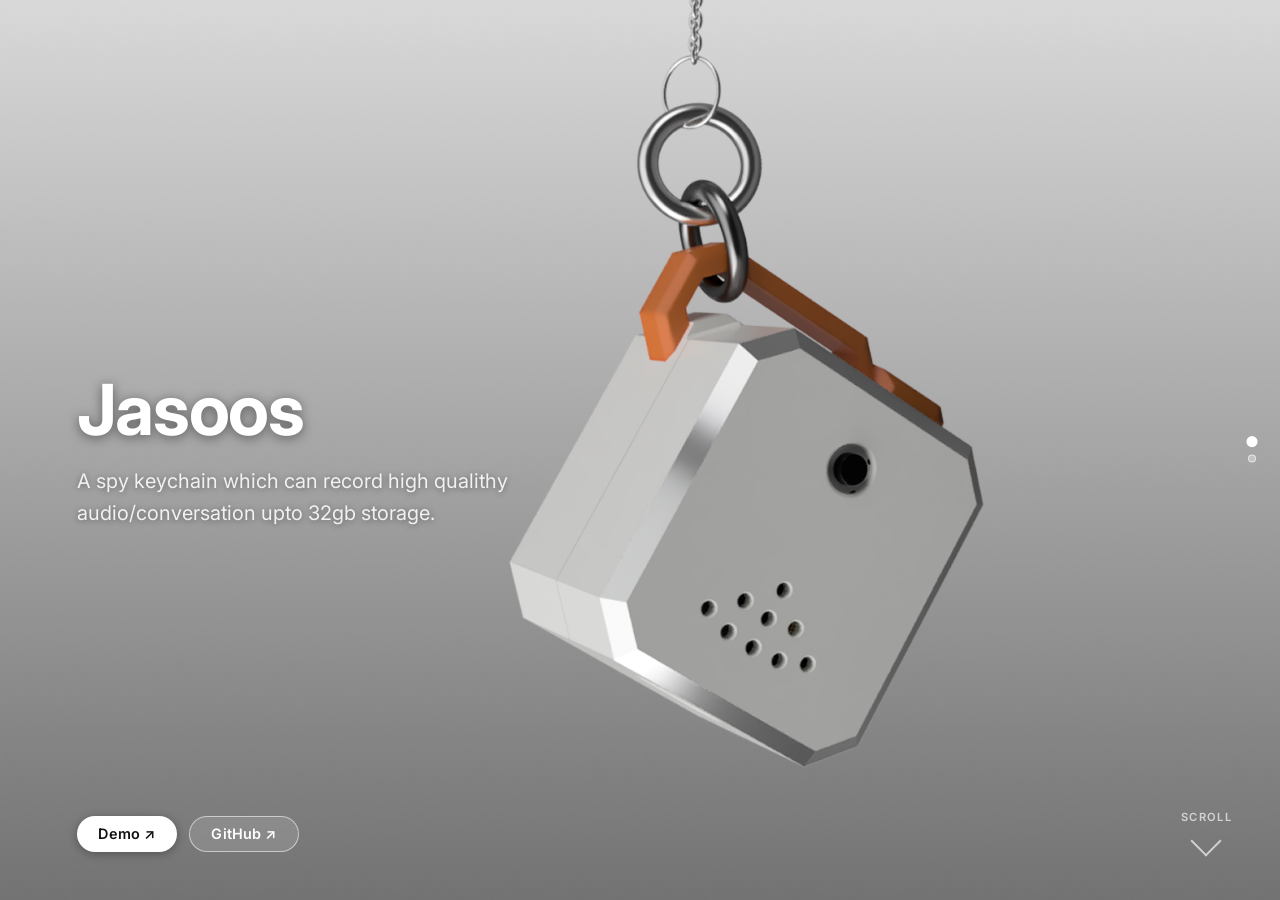
<file: Projects/index.html>
<!DOCTYPE html>
<html lang="en">
<head>
  <meta charset="UTF-8" />
  <meta name="viewport" content="width=device-width, initial-scale=1.0" />
  <title>Projects — Sappling Chores</title>
  <meta name="description"
    content="A showcase of projects built by the Sappling Chores team — scroll through each project to see demos and source code." />

  <!-- Inter from Google Fonts (single request, display=swap for perf) -->
  <link rel="preconnect" href="https://fonts.googleapis.com" />
  <link rel="preconnect" href="https://fonts.gstatic.com" crossorigin />
  <link
    href="https://fonts.googleapis.com/css2?family=Inter:wght@400;600;700&display=swap"
    rel="stylesheet"
  />

  <link rel="stylesheet" href="style.css" />
</head>
<body>

  <!-- Navigation dots (populated by JS) -->
  <nav class="nav-dots" id="navDots" aria-label="Project navigation"></nav>

  <!-- Scroll container — receives scroll-snap -->
  <main class="scroll-container" id="scrollContainer" role="main">
    <!--
      Banners are injected here by main.js.
      To add a project, open projects.js and append a new object to the array.
    -->
  </main>

  <!-- Data & logic (order matters: projects.js must load first) -->
  <script src="projects.js"></script>
  <script src="main.js"></script>
</body>
</html>
</file>
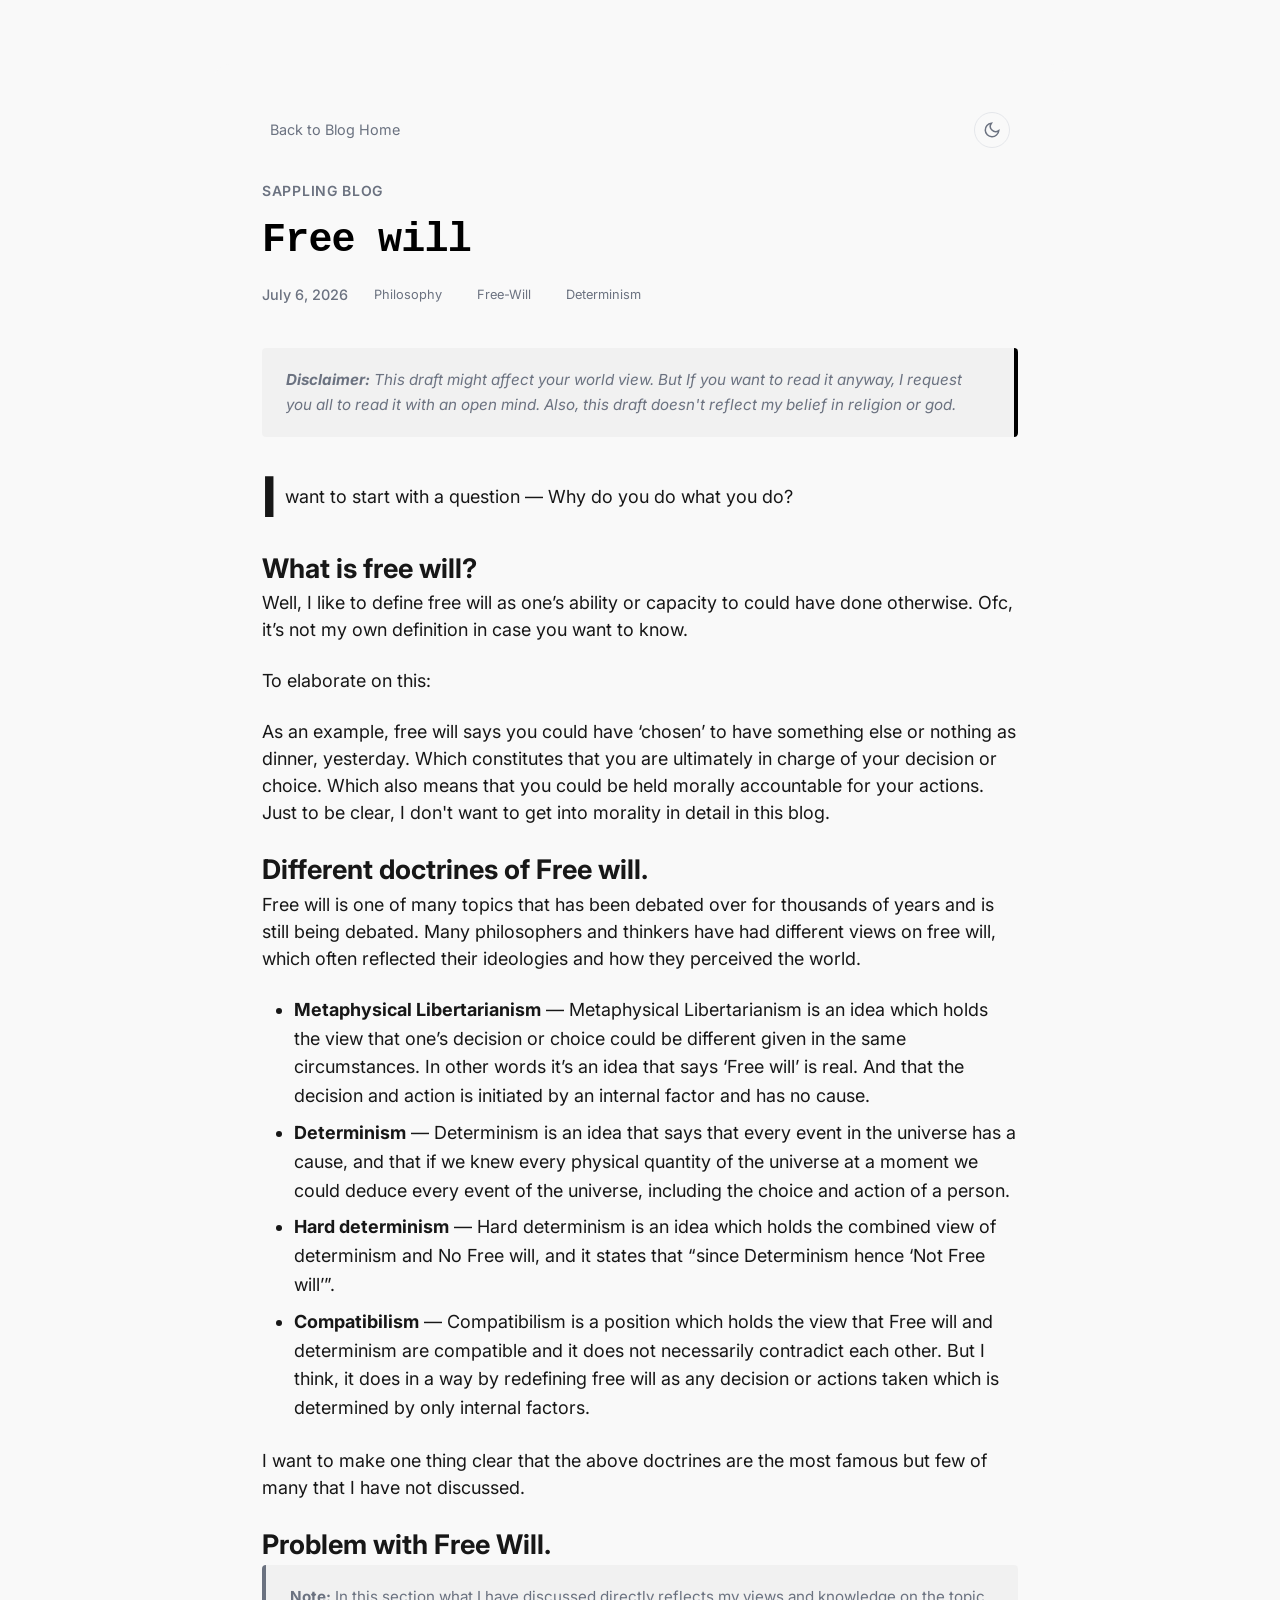
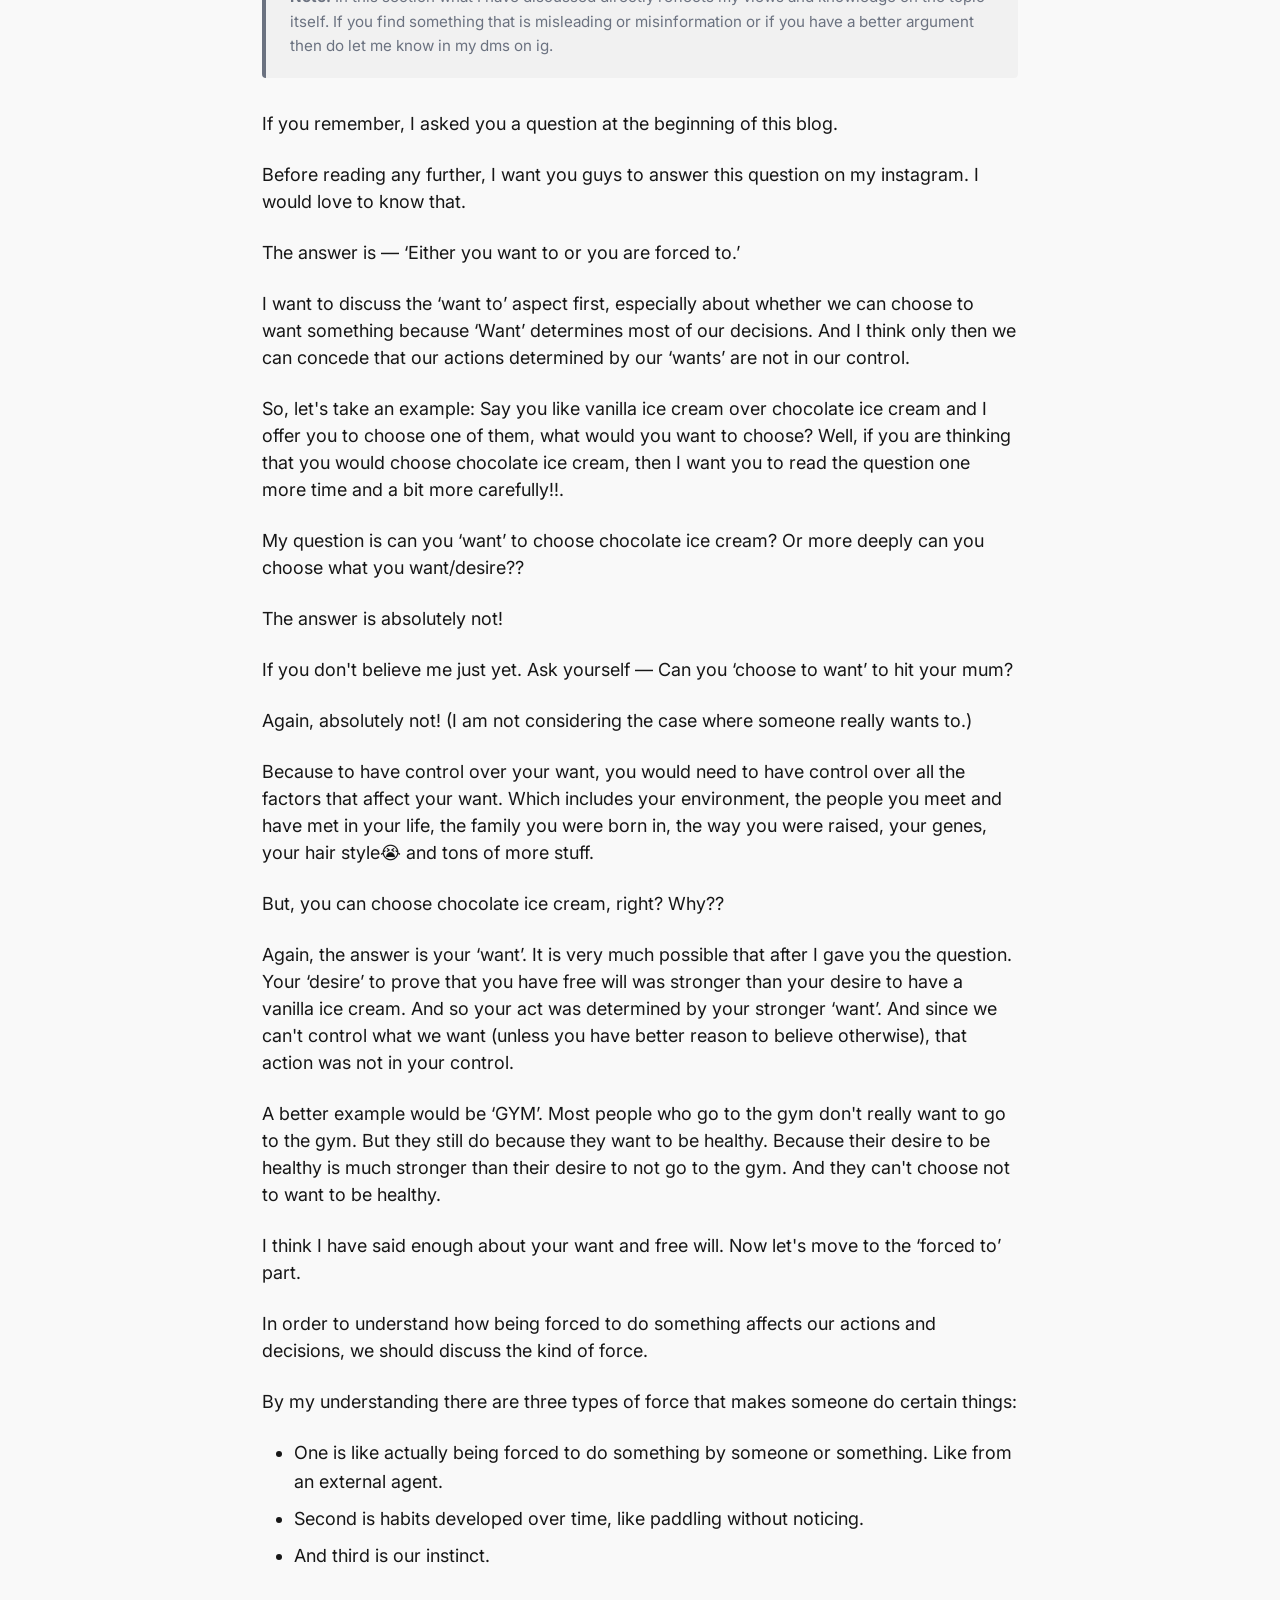
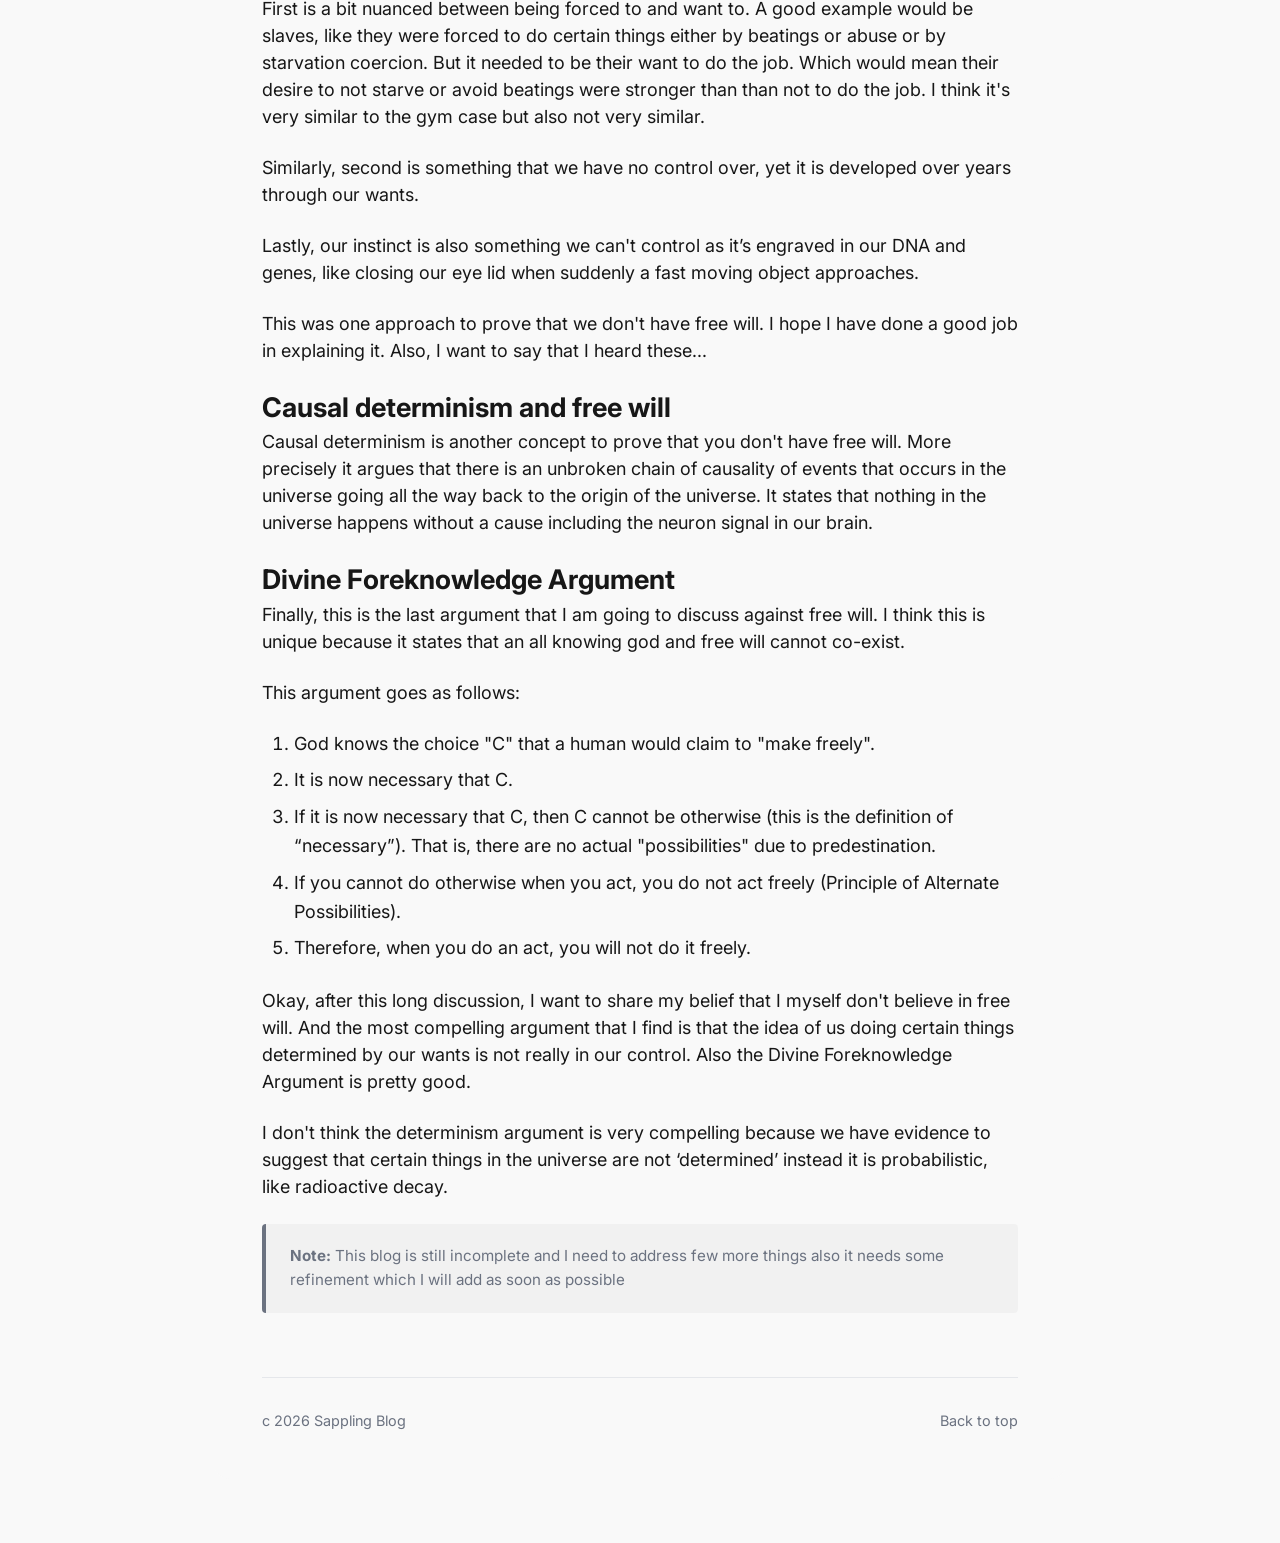
<file: blog/Free-will/index.html>
<!DOCTYPE html>
<html lang="en">
<head>
    <meta charset="UTF-8">
    <meta name="viewport" content="width=device-width, initial-scale=1.0">
    <title>Free Will - Sappling Blog</title>
    <!-- Import Intel One Mono from Google Fonts -->
    <link rel="preconnect" href="https://fonts.googleapis.com">
    <link rel="preconnect" href="https://fonts.gstatic.com" crossorigin>
    <link href="https://fonts.googleapis.com/css2?family=Intel+One+Mono:ital,wght@0,400;0,500;0,700;1,400;1,500;1,700&display=swap" rel="stylesheet">
    <link rel="stylesheet" href="../post-styles.css">
    <link rel="icon" href="../Assets/Group 10.png">
</head>
<body>
    <div class="container">
        <!-- Navigation -->
        <article class="post-card">
            <nav class="nav-top">
                <div class="nav-links">
                    <a href="./index.html">Back to Blog Home</a>
                </div>
                <!-- Theme Toggle Button -->
                <button class="theme-toggle-btn" id="theme-toggle" aria-label="Toggle dark/light theme">
                    <!-- Sun SVG (visible in dark mode) -->
                    <svg class="sun-icon" xmlns="http://www.w3.org/2000/svg" width="18" height="18" fill="none" viewBox="0 0 24 24" stroke="currentColor" stroke-width="2">
                        <circle cx="12" cy="12" r="5"></circle>
                        <line x1="12" y1="1" x2="12" y2="3"></line>
                        <line x1="12" y1="21" x2="12" y2="23"></line>
                        <line x1="4.22" y1="4.22" x2="5.64" y2="5.64"></line>
                        <line x1="18.36" y1="18.36" x2="19.78" y2="19.78"></line>
                        <line x1="1" y1="12" x2="3" y2="12"></line>
                        <line x1="21" y1="12" x2="23" y2="12"></line>
                        <line x1="4.22" y1="19.78" x2="5.64" y2="18.36"></line>
                        <line x1="18.36" y1="5.64" x2="19.78" y2="4.22"></line>
                    </svg>
                    <!-- Moon SVG (visible in light mode) -->
                    <svg class="moon-icon" xmlns="http://www.w3.org/2000/svg" width="18" height="18" fill="none" viewBox="0 0 24 24" stroke="currentColor" stroke-width="2">
                        <path d="M21 12.79A9 9 0 1 1 11.21 3 7 7 0 0 0 21 12.79z"></path>
                    </svg>
                </button>
            </nav>
            
            <!-- Editable Header Section -->
            <header class="post-header">
                <span class="blog-name">Sappling Blog</span>
                <h1 class="post-title">Free will</h1>
                <div class="post-meta">
                    <span class="post-date">July 6, 2026</span>
                    <span class="post-tag">Philosophy</span>
                    <span class="post-tag">Free-Will</span>
                    <span class="post-tag">Determinism</span>
                </div>
            </header>
            
            <!-- Editable Body Content -->
            <div class="post-content">
                <div class="disclaimer">
                    <strong>Disclaimer:</strong> This draft might affect your world view. But If you want to read it anyway, I request you all to read it with an open mind. Also, this draft doesn't reflect my belief in religion or god.
                </div>

                <p><span class = "first-syllabal">I</span> want to start with a question — Why do you do what you do?</p>

                <h2>What is free will?</h2>

                <p>Well, I like to define free will as one’s ability or capacity to could have done otherwise. Ofc, it’s not my own definition in case you want to know.</p>

                <p>To elaborate on this:</p>

                <p>As an example, free will says you could have ‘chosen’ to have something else or nothing as dinner, yesterday. Which constitutes that you are ultimately in charge of your decision or choice. Which also means that you could be held morally accountable for your actions. Just to be clear, I don't want to get into morality in detail in this blog.</p>

                <h2>Different doctrines of Free will.</h2>

                <p>Free will is one of many topics that has been debated over for thousands of years and is still being debated. Many philosophers and thinkers have had different views on free will, which often reflected their ideologies and how they perceived the world.</p>

                <ul>
                    <li><strong>Metaphysical Libertarianism</strong> &mdash; Metaphysical Libertarianism is an idea which holds the view that one’s decision or choice could be different given in the same circumstances. In other words it’s an idea that says ‘Free will’ is real. And that the decision and action is initiated by an internal factor and has no cause.</li>
                    <li><strong>Determinism</strong> &mdash; Determinism is an idea that says that every event in the universe has a cause, and that if we knew every physical quantity of the universe at a moment we could deduce every event of the universe, including the choice and action of a person.</li>
                    <li><strong>Hard determinism</strong> &mdash; Hard determinism is an idea which holds the combined view of determinism and No Free will, and it states that “since Determinism hence ‘Not Free will’”.</li>
                    <li><strong>Compatibilism</strong> &mdash; Compatibilism is a position which holds the view that Free will and determinism are compatible and it does not necessarily contradict each other. But I think, it does in a way by redefining free will as any decision or actions taken which is determined by only internal factors.</li>
                </ul>

                <p>I want to make one thing clear that the above doctrines are the most famous but few of many that I have not discussed.</p>

                <h2>Problem with Free Will.</h2>

                <div class="note">
                    <strong>Note:</strong> In this section what I have discussed directly reflects my views and knowledge on the topic itself. If you find something that is misleading or misinformation or if you have a better argument then do let me know in my dms on ig.
                </div>

                <p>If you remember, I asked you a question at the beginning of this blog.</p>

                <p>Before reading any further, I want you guys to answer this question on my instagram. I would love to know that.</p>

                <p>The answer is &mdash; ‘Either you want to or you are forced to.’</p>

                <p>I want to discuss the ‘want to’ aspect first, especially about whether we can choose to want something because ‘Want’ determines most of our decisions. And I think only then we can concede that our actions determined by our ‘wants’ are not in our control.</p>

                <p>So, let's take an example: Say you like vanilla ice cream over chocolate ice cream and I offer you to choose one of them, what would you want to choose? Well, if you are thinking that you would choose chocolate ice cream, then I want you to read the question one more time and a bit more carefully!!.</p>
                
                <p>My question is can you ‘want’ to choose chocolate ice cream? Or more deeply can you choose what you want/desire??</p>

                <p>The answer is absolutely not!</p>

                <p>If you don't believe me just yet. Ask yourself — Can you ‘choose to want’ to hit your mum?</p>

                <p>Again, absolutely not! (I am not considering the case where someone really wants to.)</p>

                <p>Because to have control over your want, you would need to have control over all the factors that affect your want. Which includes your environment, the people you meet and have met in your life, the family you were born in, the way you were raised, your genes, your hair style😭 and tons of more stuff.</p>

                <p>But, you can choose chocolate ice cream, right? Why??</p>

                <p>Again, the answer is your ‘want’. It is very much possible that after I gave you the question. Your ‘desire’ to prove that you have free will was stronger than your desire to have a vanilla ice cream. And so your act was determined by your stronger ‘want’. And since we can't control what we want (unless you have better reason to believe otherwise), that action was not in your control.</p>

                <p>A better example would be ‘GYM’. Most people who go to the gym don't really want to go to the gym. But they still do because they want to be healthy. Because their desire to be healthy is much stronger than their desire to not go to the gym. And they can't choose not to want to be healthy.</p>

                <p>I think I have said enough about your want and free will. Now let's move to the ‘forced to’ part.</p>

                <p>In order to understand how being forced to do something affects our actions and decisions, we should discuss the kind of force.</p>

                <p>By my understanding there are three types of force that makes someone do certain things:</p>

                <ul>
                    <li>One is like actually being forced to do something by someone or something. Like from an external agent.</li>
                    <li>Second is habits developed over time, like paddling without noticing.</li>
                    <li>And third is our instinct.</li>
                </ul>

                <p>First is a bit nuanced between being forced to and want to. A good example would be slaves, like they were forced to do certain things either by beatings or abuse or by starvation coercion. But it needed to be their want to do the job. Which would mean their desire to not starve or avoid beatings were stronger than than not to do the job. I think it's very similar to the gym case but also not very similar.</p>

                <p>Similarly, second is something that we have no control over, yet it is developed over years through our wants.</p>

                <p>Lastly, our instinct is also something we can't control as it’s engraved in our DNA and genes, like closing our eye lid when suddenly a fast moving object approaches.</p>

                <p>This was one approach to prove that we don't have free will. I hope I have done a good job in explaining it. Also, I want to say that I heard these...</p>

                <h2>Causal determinism and free will</h2>

                <p>Causal determinism is another concept to prove that you don't have free will. More precisely it argues that there is an unbroken chain of causality of events that occurs in the universe going all the way back to the origin of the universe. It states that nothing in the universe happens without a cause including the neuron signal in our brain.</p>

                <h2>Divine Foreknowledge Argument</h2>

                <p>Finally, this is the last argument that I am going to discuss against free will. I think this is unique because it states that an all knowing god and free will cannot co-exist.</p>

                <p>This argument goes as follows:</p>

                <ol>
                    <li>God knows the choice "C" that a human would claim to "make freely".</li>
                    <li>It is now necessary that C.</li>
                    <li>If it is now necessary that C, then C cannot be otherwise (this is the definition of “necessary”). That is, there are no actual "possibilities" due to predestination.</li>
                    <li>If you cannot do otherwise when you act, you do not act freely (Principle of Alternate Possibilities).</li>
                    <li>Therefore, when you do an act, you will not do it freely.</li>
                </ol>

                <p>Okay, after this long discussion, I want to share my belief that I myself don't believe in free will. And the most compelling argument that I find is that the idea of us doing certain things determined by our wants is not really in our control. Also the Divine Foreknowledge Argument is pretty good.</p>

                <p>I don't think the determinism argument is very compelling because we have evidence to suggest that certain things in the universe are not ‘determined’ instead it is probabilistic, like radioactive decay.</p>

                <div class="note">
                    <strong>Note:</strong> This blog is still incomplete and I need to address few more things also it needs some refinement which I will add as soon as possible
                </div>
            </div>

            <!-- Footer / Bottom -->
            <footer>
                <span>c 2026 Sappling Blog</span>
                <a href="#" onclick="window.scrollTo({top: 0, behavior: 'smooth'}); return false;">Back to top</a>
            </footer>
        </article>
    </div>
    
    <script src="../script.js"></script>
</body>
</html>
</file>
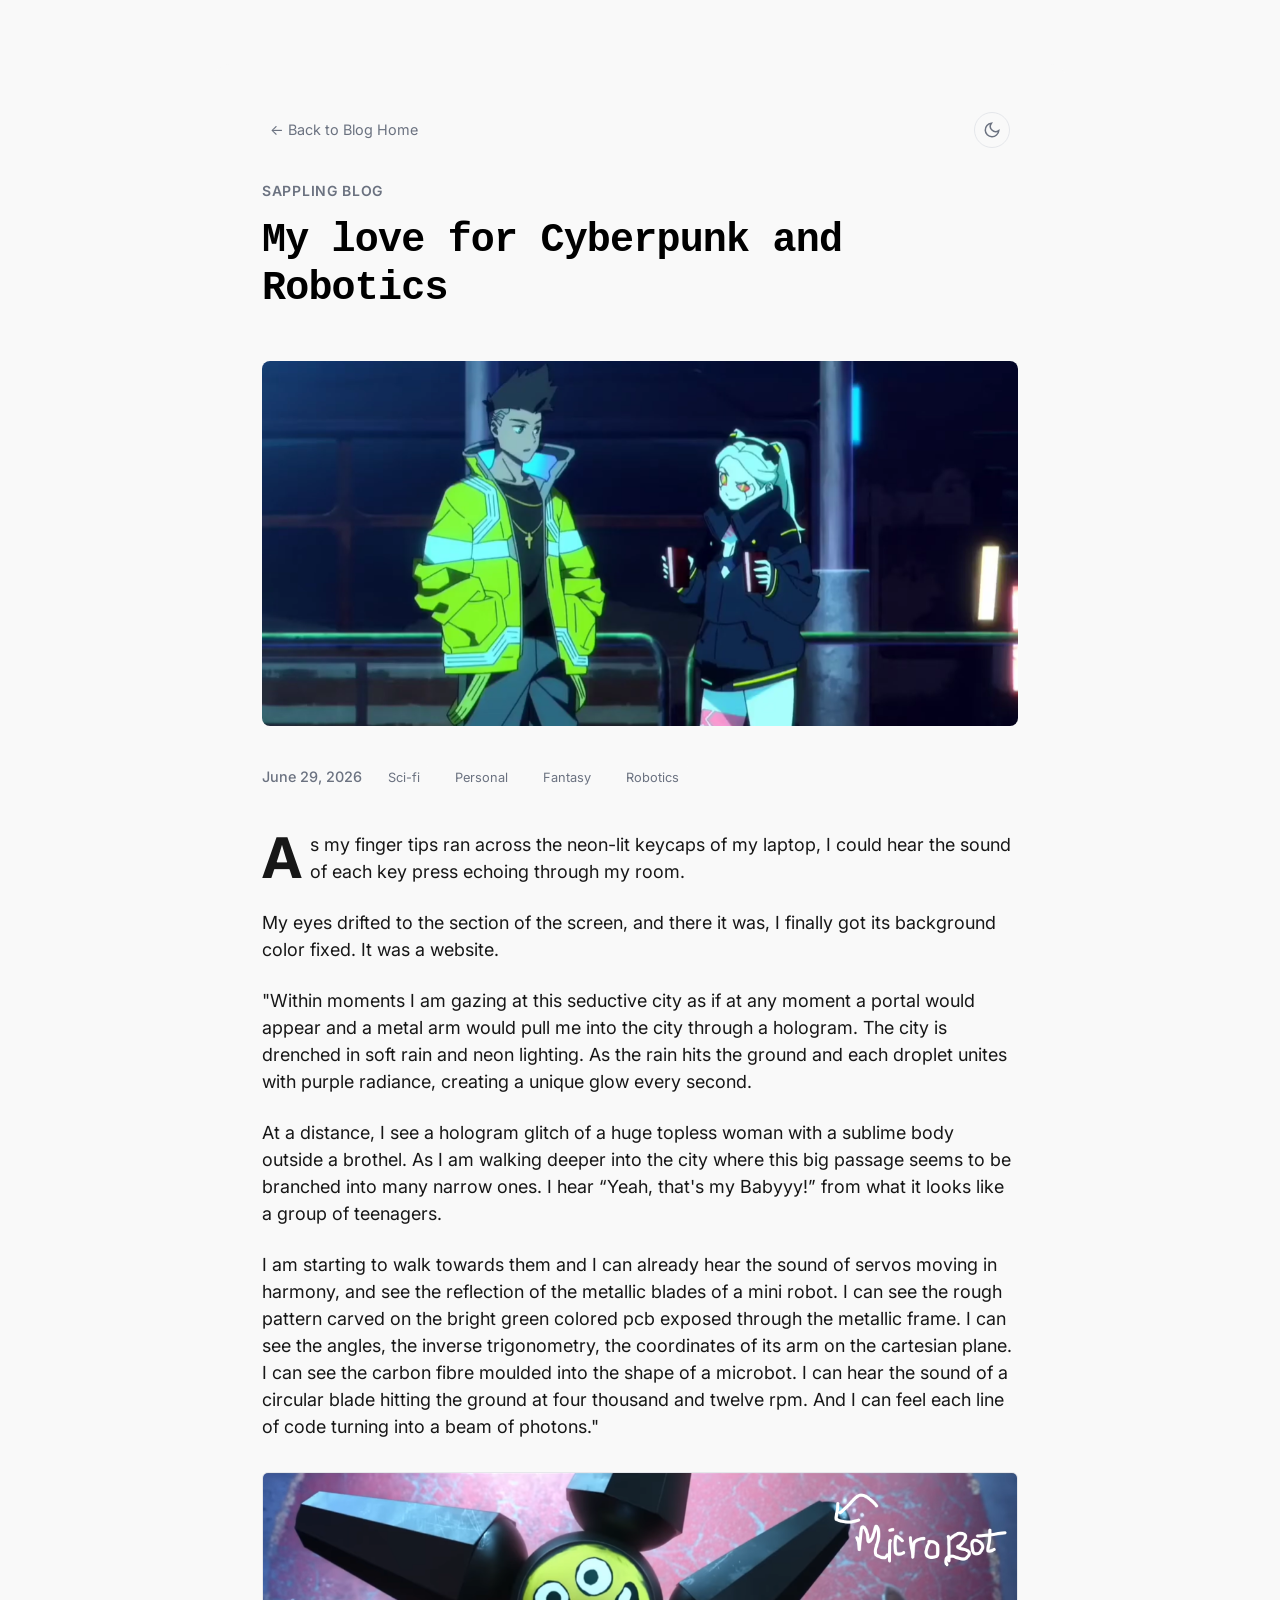
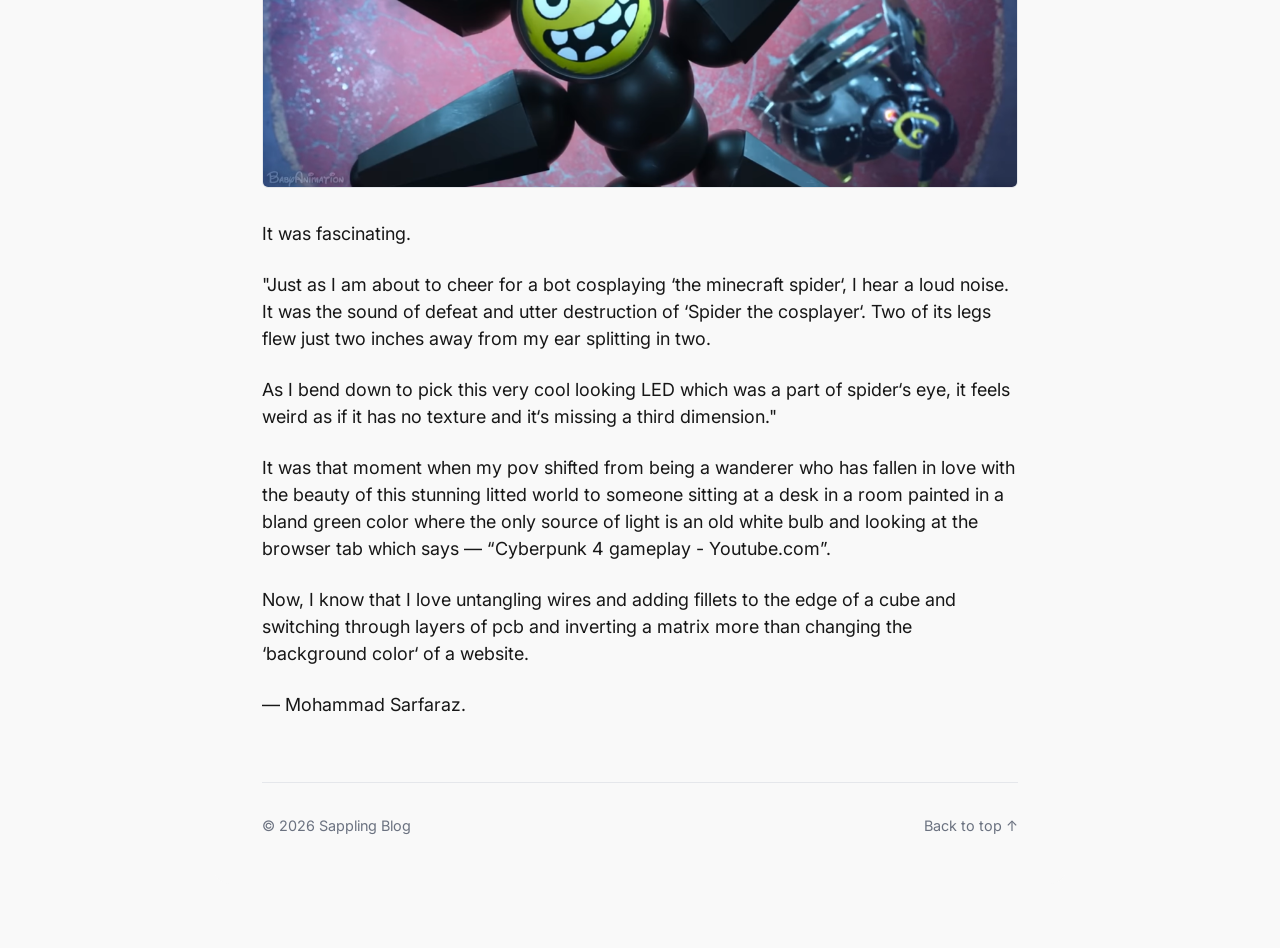
<file: blog/My-love-for-Cyberpunk-and-Robotics/index.html>
<!DOCTYPE html>
<html lang="en">
<head>
    <meta charset="UTF-8">
    <meta name="viewport" content="width=device-width, initial-scale=1.0">
    <!-- CHANGE META TITLE -->
    <title>Science - Sappling Blog</title>
    <!-- Import Intel One Mono from Google Fonts -->
    <link rel="preconnect" href="https://fonts.googleapis.com">
    <link rel="preconnect" href="https://fonts.gstatic.com" crossorigin>
    <link href="https://fonts.googleapis.com/css2?family=Intel+One+Mono:ital,wght@0,400;0,500;0,700;1,400;1,500;1,700&display=swap" rel="stylesheet">
    <link rel="stylesheet" href="../post-styles.css">
    <link rel="icon" href="../../Assets/Group 10.png">
</head>
<body>
    <div class="container">
        <!-- Navigation -->
        <article class="post-card">
            <nav class="nav-top">
                <div class="nav-links">
                    <a href="./index.html">← Back to Blog Home</a>
                </div>
                <!-- Theme Toggle Button -->
                <button class="theme-toggle-btn" id="theme-toggle" aria-label="Toggle dark/light theme">
                    <!-- Sun SVG (visible in dark mode) -->
                    <svg class="sun-icon" xmlns="http://www.w3.org/2000/svg" width="18" height="18" fill="none" viewBox="0 0 24 24" stroke="currentColor" stroke-width="2">
                        <circle cx="12" cy="12" r="5"></circle>
                        <line x1="12" y1="1" x2="12" y2="3"></line>
                        <line x1="12" y1="21" x2="12" y2="23"></line>
                        <line x1="4.22" y1="4.22" x2="5.64" y2="5.64"></line>
                        <line x1="18.36" y1="18.36" x2="19.78" y2="19.78"></line>
                        <line x1="1" y1="12" x2="3" y2="12"></line>
                        <line x1="21" y1="12" x2="23" y2="12"></line>
                        <line x1="4.22" y1="19.78" x2="5.64" y2="18.36"></line>
                        <line x1="18.36" y1="5.64" x2="19.78" y2="4.22"></line>
                    </svg>
                    <!-- Moon SVG (visible in light mode) -->
                    <svg class="moon-icon" xmlns="http://www.w3.org/2000/svg" width="18" height="18" fill="none" viewBox="0 0 24 24" stroke="currentColor" stroke-width="2">
                        <path d="M21 12.79A9 9 0 1 1 11.21 3 7 7 0 0 0 21 12.79z"></path>
                    </svg>
                </button>
            </nav>
            <!-- Editable Header Section -->
            <header class="post-header">
                <!-- CHANGE BLOG NAME IF NEEDED -->
                <span class="blog-name">Sappling Blog</span>
                
                <!-- CHANGE POST TITLE -->
                <h1 class="post-title">My love for Cyberpunk and Robotics</h1>

                <img class="featured-image" src="../Assets/Cyberpunk.png" alt="Science image">

                <div class="post-meta">
                    <!-- CHANGE DATE -->
                    <span class="post-date">June 29, 2026</span>
                    <span class="post-tag">Sci-fi</span>
                    <span class="post-tag">Personal</span>
                    <span class="post-tag">Fantasy</span>
                    <span class="post-tag">Robotics</span>
                </div>
            </header>
            <!-- Editable Body Content -->
            <div class="post-content">
                <!-- ADD MORE PARAGRAPHS HERE -->
                <p><span class = "first-syllabal">A</span>s my finger tips ran across the neon-lit keycaps of my laptop, I could hear the sound of each key press echoing through my room.</p>

                <p>My eyes drifted to the section of the screen, and there it was, I finally got its background color fixed. It was a website.</p>

                <blockquote>
                    <p>
                        "Within moments I am gazing at this seductive city as if at any moment a portal would appear and a metal arm would pull me into the city through a hologram. The city is drenched in soft rain and neon lighting. As the rain hits the ground and each droplet unites with purple radiance, creating a unique glow every second.

                    </p>

                    <p>
                         At a distance, I see a hologram glitch of a huge topless woman with a sublime body outside a brothel. As I am walking deeper into the city where this big passage seems to be branched into many narrow ones.  I hear “Yeah, that's my Babyyy!” from what it looks like a group of teenagers.
                    </p>

                    <p>I am starting to walk towards them and I can already hear the sound of servos moving in harmony, and see the reflection of the metallic blades of a mini robot. I can see the rough pattern carved on the bright green colored pcb exposed through the metallic frame. I can see the angles, the inverse trigonometry, the coordinates of its arm on the cartesian plane. I can see the carbon fibre moulded into the shape of a microbot. I can hear the sound of a circular blade hitting the ground at four thousand and twelve rpm.
                    And I can feel each line of code turning into a beam of photons."
                    </p>
                    <img class="markdown-image" src="../Assets/MicroBot.png" alt="New template image">
                </blockquote>

                <p>
                    It was fascinating.
                </p>
                <blockquote>
                    <p>
                        "Just as I am about to cheer for a bot cosplaying &lsquo;the minecraft spider&#8216;, I hear a loud noise.  It was the sound of defeat and utter destruction of &lsquo;Spider the cosplayer&#8216;. Two of its legs flew just two inches away from my ear splitting in two.

                    </p>
                    <p>
                        As I bend down to pick this very cool looking LED which was a part of spider&#8216;s eye, it feels weird as if it has no texture and it&#8216;s missing a third dimension."
                    </p>
            
                </blockquote>

                <p>It was that moment when my pov shifted from being a wanderer who has fallen in love with the beauty of this stunning litted world to someone sitting at a desk  in a room painted in a bland green color where the only source of light is an old white bulb and looking at the browser tab which says — “Cyberpunk 4 gameplay - Youtube.com”. </p>
        
                <p>Now, I know that I love untangling wires and adding fillets to the edge of a cube and switching through layers of pcb and inverting a matrix more than changing the &lsquo;background color&#8216; of a website.</p>

                <p>&mdash; Mohammad Sarfaraz. </p>

                <!-- IMAGE TEMPLATE: Just change the src path to your image -->
                <!-- The 'markdown-image' class ensures it scales proportionally and looks like a GitHub README image without distortion -->
            </div>

            <!-- Footer / Bottom -->
            <footer>
                <span>© 2026 Sappling Blog</span>
                <a href="#" onclick="window.scrollTo({top: 0, behavior: 'smooth'}); return false;">Back to top ↑</a>
            </footer>
        </article>
    </div>
    <script src="../script.js"></script>
</body>
</html>
</file>
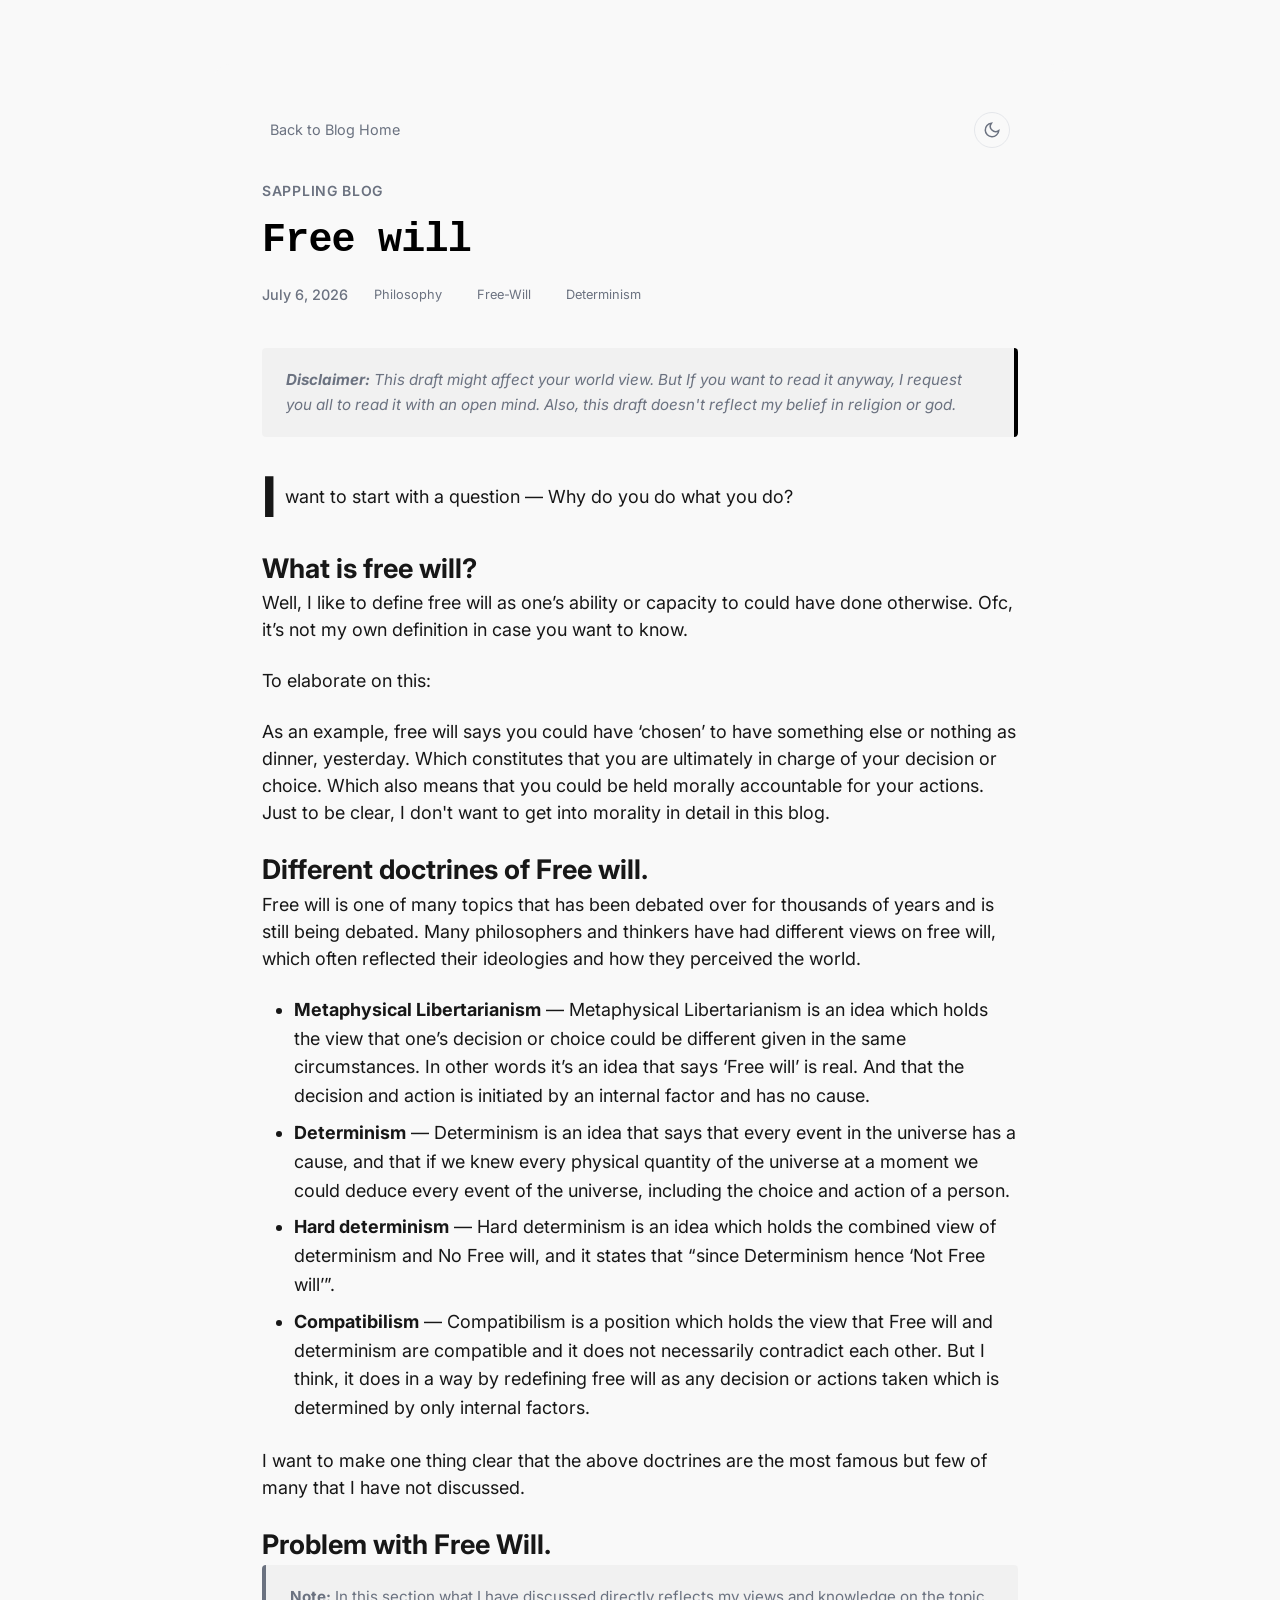
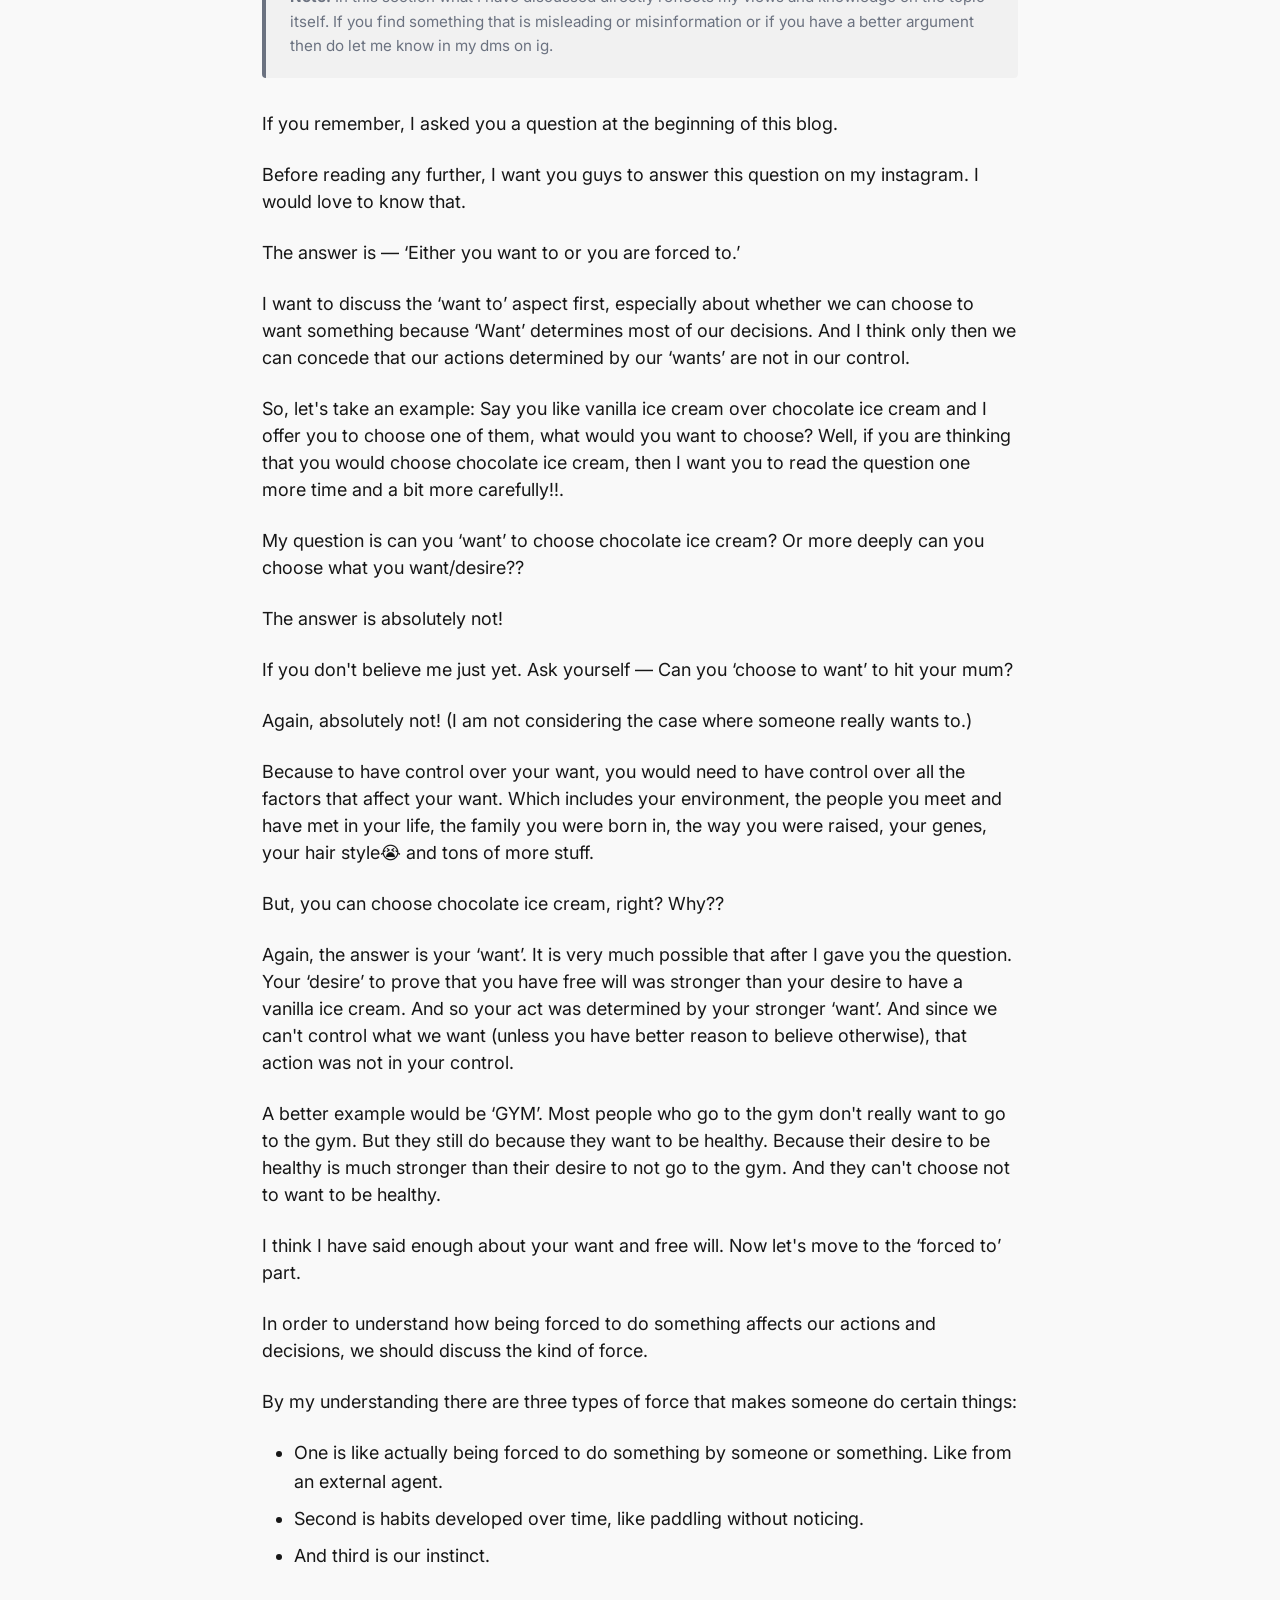
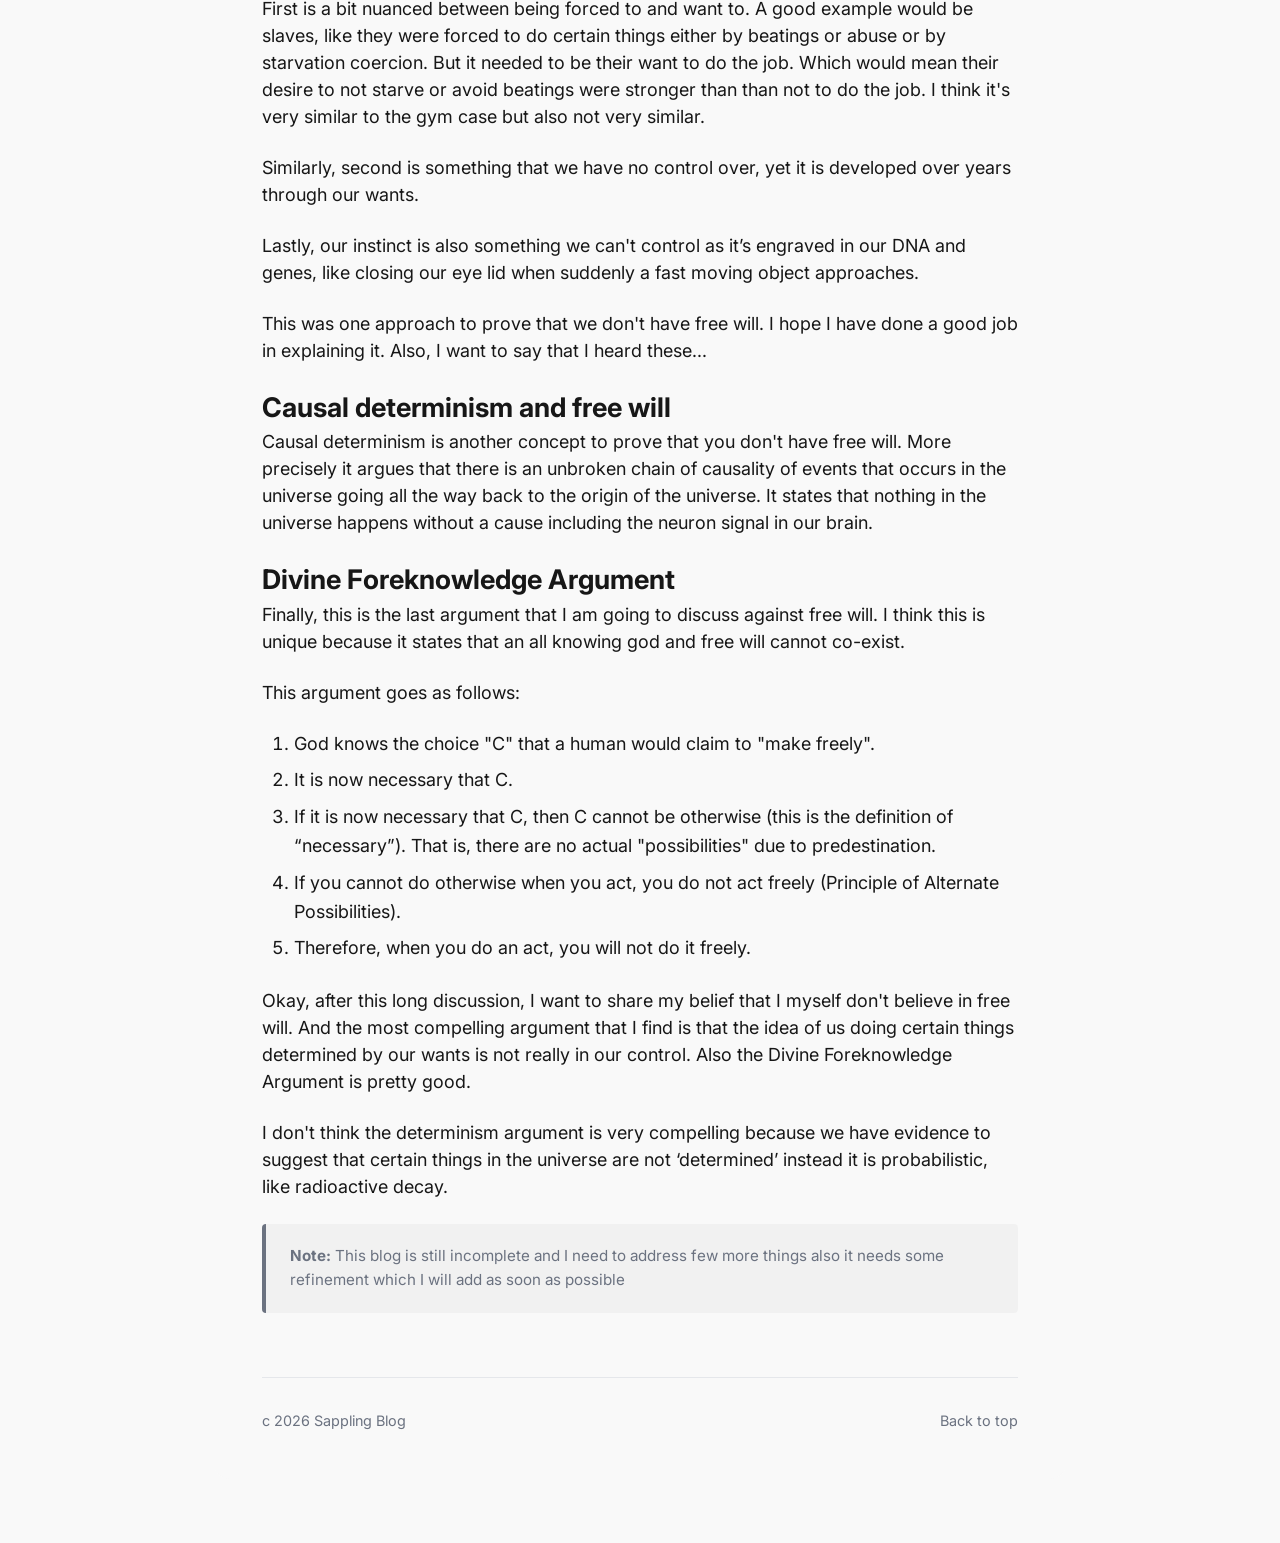
<file: blog/Free-will.html>
<!DOCTYPE html>
<html lang="en">
<head>
    <meta charset="UTF-8">
    <meta name="viewport" content="width=device-width, initial-scale=1.0">
    <title>Free Will - Sappling Blog</title>
    <!-- Import Intel One Mono from Google Fonts -->
    <link rel="preconnect" href="https://fonts.googleapis.com">
    <link rel="preconnect" href="https://fonts.gstatic.com" crossorigin>
    <link href="https://fonts.googleapis.com/css2?family=Intel+One+Mono:ital,wght@0,400;0,500;0,700;1,400;1,500;1,700&display=swap" rel="stylesheet">
    <link rel="stylesheet" href="./post-styles.css">
    <link rel="icon" href="../Assets/Group 10.png">
</head>
<body>
    <div class="container">
        <!-- Navigation -->
        <article class="post-card">
            <nav class="nav-top">
                <div class="nav-links">
                    <a href="./index.html">Back to Blog Home</a>
                </div>
                <!-- Theme Toggle Button -->
                <button class="theme-toggle-btn" id="theme-toggle" aria-label="Toggle dark/light theme">
                    <!-- Sun SVG (visible in dark mode) -->
                    <svg class="sun-icon" xmlns="http://www.w3.org/2000/svg" width="18" height="18" fill="none" viewBox="0 0 24 24" stroke="currentColor" stroke-width="2">
                        <circle cx="12" cy="12" r="5"></circle>
                        <line x1="12" y1="1" x2="12" y2="3"></line>
                        <line x1="12" y1="21" x2="12" y2="23"></line>
                        <line x1="4.22" y1="4.22" x2="5.64" y2="5.64"></line>
                        <line x1="18.36" y1="18.36" x2="19.78" y2="19.78"></line>
                        <line x1="1" y1="12" x2="3" y2="12"></line>
                        <line x1="21" y1="12" x2="23" y2="12"></line>
                        <line x1="4.22" y1="19.78" x2="5.64" y2="18.36"></line>
                        <line x1="18.36" y1="5.64" x2="19.78" y2="4.22"></line>
                    </svg>
                    <!-- Moon SVG (visible in light mode) -->
                    <svg class="moon-icon" xmlns="http://www.w3.org/2000/svg" width="18" height="18" fill="none" viewBox="0 0 24 24" stroke="currentColor" stroke-width="2">
                        <path d="M21 12.79A9 9 0 1 1 11.21 3 7 7 0 0 0 21 12.79z"></path>
                    </svg>
                </button>
            </nav>
            
            <!-- Editable Header Section -->
            <header class="post-header">
                <span class="blog-name">Sappling Blog</span>
                <h1 class="post-title">Free will</h1>
                <div class="post-meta">
                    <span class="post-date">July 6, 2026</span>
                    <span class="post-tag">Philosophy</span>
                    <span class="post-tag">Free-Will</span>
                    <span class="post-tag">Determinism</span>
                </div>
            </header>
            
            <!-- Editable Body Content -->
            <div class="post-content">
                <div class="disclaimer">
                    <strong>Disclaimer:</strong> This draft might affect your world view. But If you want to read it anyway, I request you all to read it with an open mind. Also, this draft doesn't reflect my belief in religion or god.
                </div>

                <p><span class = "first-syllabal">I</span> want to start with a question — Why do you do what you do?</p>

                <h2>What is free will?</h2>

                <p>Well, I like to define free will as one’s ability or capacity to could have done otherwise. Ofc, it’s not my own definition in case you want to know.</p>

                <p>To elaborate on this:</p>

                <p>As an example, free will says you could have ‘chosen’ to have something else or nothing as dinner, yesterday. Which constitutes that you are ultimately in charge of your decision or choice. Which also means that you could be held morally accountable for your actions. Just to be clear, I don't want to get into morality in detail in this blog.</p>

                <h2>Different doctrines of Free will.</h2>

                <p>Free will is one of many topics that has been debated over for thousands of years and is still being debated. Many philosophers and thinkers have had different views on free will, which often reflected their ideologies and how they perceived the world.</p>

                <ul>
                    <li><strong>Metaphysical Libertarianism</strong> &mdash; Metaphysical Libertarianism is an idea which holds the view that one’s decision or choice could be different given in the same circumstances. In other words it’s an idea that says ‘Free will’ is real. And that the decision and action is initiated by an internal factor and has no cause.</li>
                    <li><strong>Determinism</strong> &mdash; Determinism is an idea that says that every event in the universe has a cause, and that if we knew every physical quantity of the universe at a moment we could deduce every event of the universe, including the choice and action of a person.</li>
                    <li><strong>Hard determinism</strong> &mdash; Hard determinism is an idea which holds the combined view of determinism and No Free will, and it states that “since Determinism hence ‘Not Free will’”.</li>
                    <li><strong>Compatibilism</strong> &mdash; Compatibilism is a position which holds the view that Free will and determinism are compatible and it does not necessarily contradict each other. But I think, it does in a way by redefining free will as any decision or actions taken which is determined by only internal factors.</li>
                </ul>

                <p>I want to make one thing clear that the above doctrines are the most famous but few of many that I have not discussed.</p>

                <h2>Problem with Free Will.</h2>

                <div class="note">
                    <strong>Note:</strong> In this section what I have discussed directly reflects my views and knowledge on the topic itself. If you find something that is misleading or misinformation or if you have a better argument then do let me know in my dms on ig.
                </div>

                <p>If you remember, I asked you a question at the beginning of this blog.</p>

                <p>Before reading any further, I want you guys to answer this question on my instagram. I would love to know that.</p>

                <p>The answer is &mdash; ‘Either you want to or you are forced to.’</p>

                <p>I want to discuss the ‘want to’ aspect first, especially about whether we can choose to want something because ‘Want’ determines most of our decisions. And I think only then we can concede that our actions determined by our ‘wants’ are not in our control.</p>

                <p>So, let's take an example: Say you like vanilla ice cream over chocolate ice cream and I offer you to choose one of them, what would you want to choose? Well, if you are thinking that you would choose chocolate ice cream, then I want you to read the question one more time and a bit more carefully!!.</p>
                
                <p>My question is can you ‘want’ to choose chocolate ice cream? Or more deeply can you choose what you want/desire??</p>

                <p>The answer is absolutely not!</p>

                <p>If you don't believe me just yet. Ask yourself — Can you ‘choose to want’ to hit your mum?</p>

                <p>Again, absolutely not! (I am not considering the case where someone really wants to.)</p>

                <p>Because to have control over your want, you would need to have control over all the factors that affect your want. Which includes your environment, the people you meet and have met in your life, the family you were born in, the way you were raised, your genes, your hair style😭 and tons of more stuff.</p>

                <p>But, you can choose chocolate ice cream, right? Why??</p>

                <p>Again, the answer is your ‘want’. It is very much possible that after I gave you the question. Your ‘desire’ to prove that you have free will was stronger than your desire to have a vanilla ice cream. And so your act was determined by your stronger ‘want’. And since we can't control what we want (unless you have better reason to believe otherwise), that action was not in your control.</p>

                <p>A better example would be ‘GYM’. Most people who go to the gym don't really want to go to the gym. But they still do because they want to be healthy. Because their desire to be healthy is much stronger than their desire to not go to the gym. And they can't choose not to want to be healthy.</p>

                <p>I think I have said enough about your want and free will. Now let's move to the ‘forced to’ part.</p>

                <p>In order to understand how being forced to do something affects our actions and decisions, we should discuss the kind of force.</p>

                <p>By my understanding there are three types of force that makes someone do certain things:</p>

                <ul>
                    <li>One is like actually being forced to do something by someone or something. Like from an external agent.</li>
                    <li>Second is habits developed over time, like paddling without noticing.</li>
                    <li>And third is our instinct.</li>
                </ul>

                <p>First is a bit nuanced between being forced to and want to. A good example would be slaves, like they were forced to do certain things either by beatings or abuse or by starvation coercion. But it needed to be their want to do the job. Which would mean their desire to not starve or avoid beatings were stronger than than not to do the job. I think it's very similar to the gym case but also not very similar.</p>

                <p>Similarly, second is something that we have no control over, yet it is developed over years through our wants.</p>

                <p>Lastly, our instinct is also something we can't control as it’s engraved in our DNA and genes, like closing our eye lid when suddenly a fast moving object approaches.</p>

                <p>This was one approach to prove that we don't have free will. I hope I have done a good job in explaining it. Also, I want to say that I heard these...</p>

                <h2>Causal determinism and free will</h2>

                <p>Causal determinism is another concept to prove that you don't have free will. More precisely it argues that there is an unbroken chain of causality of events that occurs in the universe going all the way back to the origin of the universe. It states that nothing in the universe happens without a cause including the neuron signal in our brain.</p>

                <h2>Divine Foreknowledge Argument</h2>

                <p>Finally, this is the last argument that I am going to discuss against free will. I think this is unique because it states that an all knowing god and free will cannot co-exist.</p>

                <p>This argument goes as follows:</p>

                <ol>
                    <li>God knows the choice "C" that a human would claim to "make freely".</li>
                    <li>It is now necessary that C.</li>
                    <li>If it is now necessary that C, then C cannot be otherwise (this is the definition of “necessary”). That is, there are no actual "possibilities" due to predestination.</li>
                    <li>If you cannot do otherwise when you act, you do not act freely (Principle of Alternate Possibilities).</li>
                    <li>Therefore, when you do an act, you will not do it freely.</li>
                </ol>

                <p>Okay, after this long discussion, I want to share my belief that I myself don't believe in free will. And the most compelling argument that I find is that the idea of us doing certain things determined by our wants is not really in our control. Also the Divine Foreknowledge Argument is pretty good.</p>

                <p>I don't think the determinism argument is very compelling because we have evidence to suggest that certain things in the universe are not ‘determined’ instead it is probabilistic, like radioactive decay.</p>

                <div class="note">
                    <strong>Note:</strong> This blog is still incomplete and I need to address few more things also it needs some refinement which I will add as soon as possible
                </div>
            </div>

            <!-- Footer / Bottom -->
            <footer>
                <span>c 2026 Sappling Blog</span>
                <a href="#" onclick="window.scrollTo({top: 0, behavior: 'smooth'}); return false;">Back to top</a>
            </footer>
        </article>
    </div>
    
    <script src="./script.js"></script>
</body>
</html>
</file>
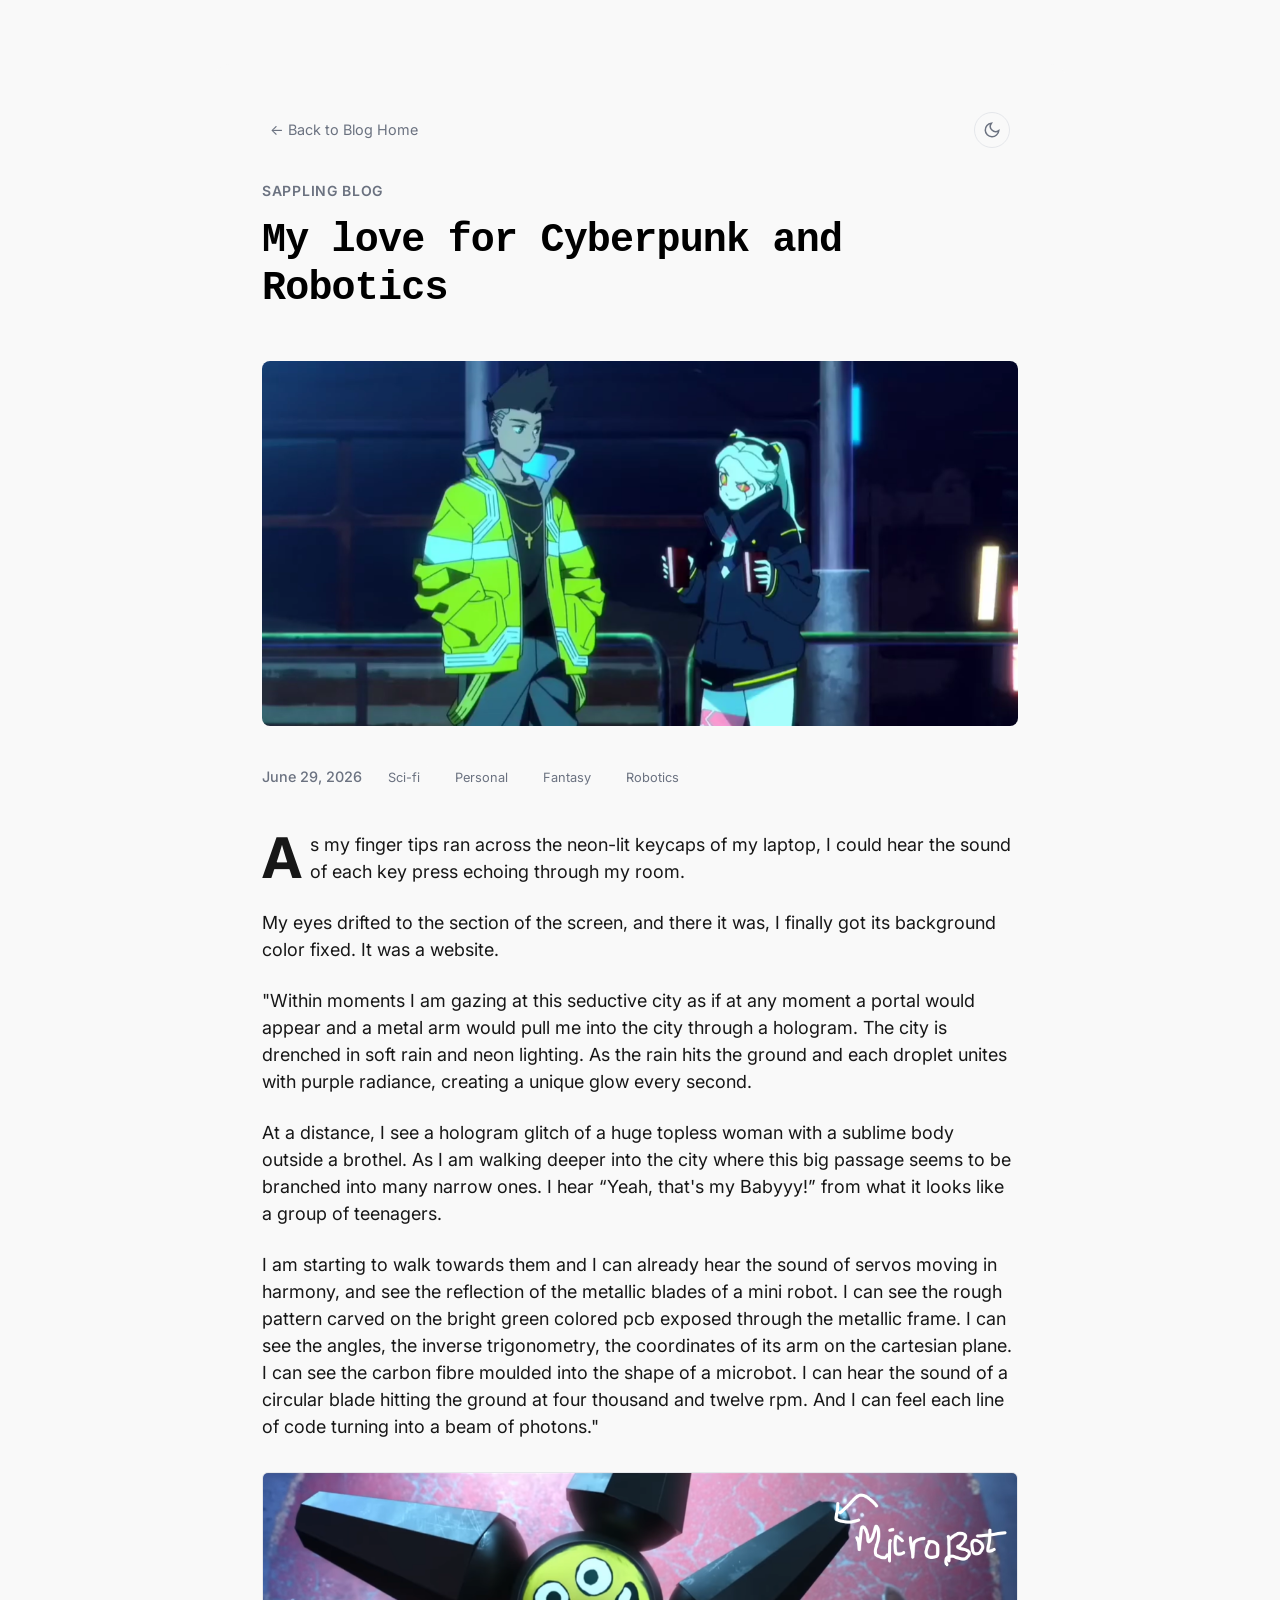
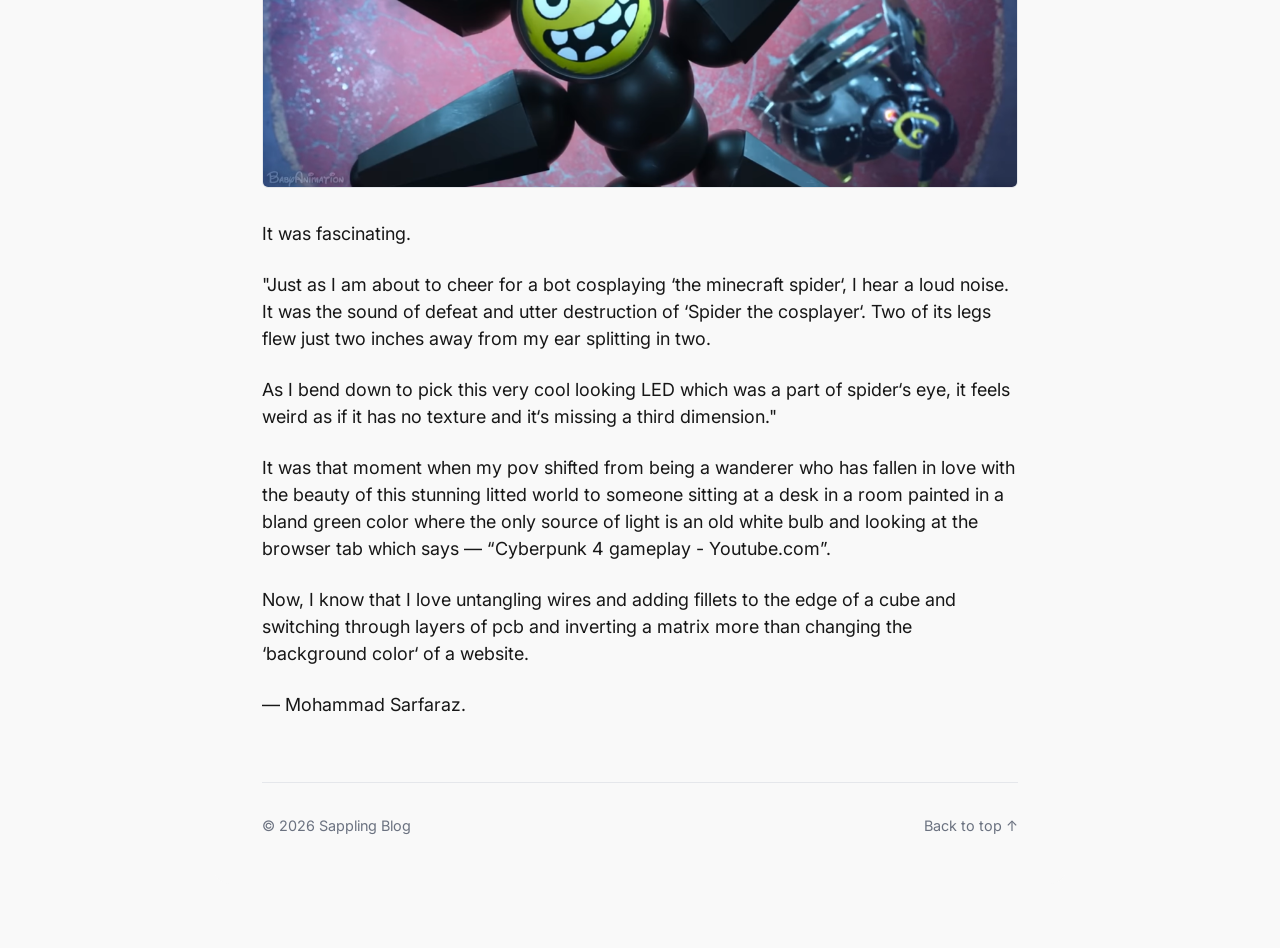
<file: blog/My-love-for-Cyberpunk-and-Robotics.html>
<!DOCTYPE html>
<html lang="en">
<head>
    <meta charset="UTF-8">
    <meta name="viewport" content="width=device-width, initial-scale=1.0">
    <!-- CHANGE META TITLE -->
    <title>Science - Sappling Blog</title>
    <!-- Import Intel One Mono from Google Fonts -->
    <link rel="preconnect" href="https://fonts.googleapis.com">
    <link rel="preconnect" href="https://fonts.gstatic.com" crossorigin>
    <link href="https://fonts.googleapis.com/css2?family=Intel+One+Mono:ital,wght@0,400;0,500;0,700;1,400;1,500;1,700&display=swap" rel="stylesheet">
    <link rel="stylesheet" href="./post-styles.css">
    <link rel="icon" href="../../Assets/Group 10.png">
</head>
<body>
    <div class="container">
        <!-- Navigation -->
        <article class="post-card">
            <nav class="nav-top">
                <div class="nav-links">
                    <a href="./index.html">← Back to Blog Home</a>
                </div>
                <!-- Theme Toggle Button -->
                <button class="theme-toggle-btn" id="theme-toggle" aria-label="Toggle dark/light theme">
                    <!-- Sun SVG (visible in dark mode) -->
                    <svg class="sun-icon" xmlns="http://www.w3.org/2000/svg" width="18" height="18" fill="none" viewBox="0 0 24 24" stroke="currentColor" stroke-width="2">
                        <circle cx="12" cy="12" r="5"></circle>
                        <line x1="12" y1="1" x2="12" y2="3"></line>
                        <line x1="12" y1="21" x2="12" y2="23"></line>
                        <line x1="4.22" y1="4.22" x2="5.64" y2="5.64"></line>
                        <line x1="18.36" y1="18.36" x2="19.78" y2="19.78"></line>
                        <line x1="1" y1="12" x2="3" y2="12"></line>
                        <line x1="21" y1="12" x2="23" y2="12"></line>
                        <line x1="4.22" y1="19.78" x2="5.64" y2="18.36"></line>
                        <line x1="18.36" y1="5.64" x2="19.78" y2="4.22"></line>
                    </svg>
                    <!-- Moon SVG (visible in light mode) -->
                    <svg class="moon-icon" xmlns="http://www.w3.org/2000/svg" width="18" height="18" fill="none" viewBox="0 0 24 24" stroke="currentColor" stroke-width="2">
                        <path d="M21 12.79A9 9 0 1 1 11.21 3 7 7 0 0 0 21 12.79z"></path>
                    </svg>
                </button>
            </nav>
            <!-- Editable Header Section -->
            <header class="post-header">
                <!-- CHANGE BLOG NAME IF NEEDED -->
                <span class="blog-name">Sappling Blog</span>
                
                <!-- CHANGE POST TITLE -->
                <h1 class="post-title">My love for Cyberpunk and Robotics</h1>

                <img class="featured-image" src="./Assets/Cyberpunk.png" alt="Science image">

                <div class="post-meta">
                    <!-- CHANGE DATE -->
                    <span class="post-date">June 29, 2026</span>
                    <span class="post-tag">Sci-fi</span>
                    <span class="post-tag">Personal</span>
                    <span class="post-tag">Fantasy</span>
                    <span class="post-tag">Robotics</span>
                </div>
            </header>
            <!-- Editable Body Content -->
            <div class="post-content">
                <!-- ADD MORE PARAGRAPHS HERE -->
                <p><span class = "first-syllabal">A</span>s my finger tips ran across the neon-lit keycaps of my laptop, I could hear the sound of each key press echoing through my room.</p>

                <p>My eyes drifted to the section of the screen, and there it was, I finally got its background color fixed. It was a website.</p>

                <blockquote>
                    <p>
                        "Within moments I am gazing at this seductive city as if at any moment a portal would appear and a metal arm would pull me into the city through a hologram. The city is drenched in soft rain and neon lighting. As the rain hits the ground and each droplet unites with purple radiance, creating a unique glow every second.

                    </p>

                    <p>
                         At a distance, I see a hologram glitch of a huge topless woman with a sublime body outside a brothel. As I am walking deeper into the city where this big passage seems to be branched into many narrow ones.  I hear “Yeah, that's my Babyyy!” from what it looks like a group of teenagers.
                    </p>

                    <p>I am starting to walk towards them and I can already hear the sound of servos moving in harmony, and see the reflection of the metallic blades of a mini robot. I can see the rough pattern carved on the bright green colored pcb exposed through the metallic frame. I can see the angles, the inverse trigonometry, the coordinates of its arm on the cartesian plane. I can see the carbon fibre moulded into the shape of a microbot. I can hear the sound of a circular blade hitting the ground at four thousand and twelve rpm.
                    And I can feel each line of code turning into a beam of photons."
                    </p>
                    <img class="markdown-image" src="./Assets/MicroBot.png" alt="New template image">
                </blockquote>

                <p>
                    It was fascinating.
                </p>
                <blockquote>
                    <p>
                        "Just as I am about to cheer for a bot cosplaying &lsquo;the minecraft spider&#8216;, I hear a loud noise.  It was the sound of defeat and utter destruction of &lsquo;Spider the cosplayer&#8216;. Two of its legs flew just two inches away from my ear splitting in two.

                    </p>
                    <p>
                        As I bend down to pick this very cool looking LED which was a part of spider&#8216;s eye, it feels weird as if it has no texture and it&#8216;s missing a third dimension."
                    </p>
            
                </blockquote>

                <p>It was that moment when my pov shifted from being a wanderer who has fallen in love with the beauty of this stunning litted world to someone sitting at a desk  in a room painted in a bland green color where the only source of light is an old white bulb and looking at the browser tab which says — “Cyberpunk 4 gameplay - Youtube.com”. </p>
        
                <p>Now, I know that I love untangling wires and adding fillets to the edge of a cube and switching through layers of pcb and inverting a matrix more than changing the &lsquo;background color&#8216; of a website.</p>

                <p>&mdash; Mohammad Sarfaraz. </p>

                <!-- IMAGE TEMPLATE: Just change the src path to your image -->
                <!-- The 'markdown-image' class ensures it scales proportionally and looks like a GitHub README image without distortion -->
            </div>

            <!-- Footer / Bottom -->
            <footer>
                <span>© 2026 Sappling Blog</span>
                <a href="#" onclick="window.scrollTo({top: 0, behavior: 'smooth'}); return false;">Back to top ↑</a>
            </footer>
        </article>
    </div>
    <script src="./script.js"></script>
</body>
</html>
</file>
<file: Projects/style.css>
/* =========================================================
   style.css — Project Banners
   Self-contained; no dependency on any other stylesheet.
   ========================================================= */

/* ---------- Reset & base ---------- */
*, *::before, *::after {
  box-sizing: border-box;
  margin: 0;
  padding: 0;
}

html {
  font-size: 16px;
}

body {
  font-family: 'Inter', 'Segoe UI', system-ui, sans-serif;
  background: #0a0a0a;
  color: #f0f0f0;
  /* Prevent body scroll; the .scroll-container handles it */
  height: 100vh;      /* fallback for browsers without dvh */
  height: 100dvh;
  overflow: hidden;
}

/* ---------- Scroll container ---------- */
.scroll-container {
  height: 100vh;      /* fallback */
  height: 100dvh;
  overflow-y: scroll;
  scroll-snap-type: y mandatory;
  scroll-behavior: smooth;

  /* Hide scrollbar for a cleaner look while keeping it functional */
  scrollbar-width: none;       /* Firefox */
  -ms-overflow-style: none;   /* IE / Edge legacy */
}
.scroll-container::-webkit-scrollbar {
  display: none;               /* Chrome / Safari */
}

/* ---------- Banner ---------- */
/*
 * .banner  — the outer scroll-snap target (exactly one per project).
 *             On desktop it locks to 100dvh; on mobile its height
 *             follows the image's natural aspect ratio instead.
 */
.banner {
  position: relative;
  width: 100%;
  height: 100vh;      /* fallback */
  height: 100dvh;
  scroll-snap-align: start;
  overflow: hidden;
}

/*
 * .banner__media — the image + overlay wrapper.
 *
 * Desktop: fills the banner absolutely (so it covers the full viewport).
 * Mobile:  becomes an in-flow block; its height is set by the <img>
 *          inside it, which carries its natural aspect ratio.
 *
 * All overlay and text children are positioned relative to this element.
 */
.banner__media {
  position: absolute;
  inset: 0;
  overflow: hidden;

  /* Flex so .banner__content sits vertically centred on desktop */
  display: flex;
  flex-direction: column;
  justify-content: center;
  align-items: flex-start;
}

/* Full-bleed background image (desktop) */
/* object-position is set per-project via inline style in main.js         */
/* (defaults to 'center' when imagePosition is omitted in projects.js)    */
.banner__bg {
  position: absolute;
  inset: 0;
  width: 100%;
  height: 100%;
  object-fit: cover;
  object-position: center; /* overridden by inline style when imagePosition is set */
  /* Slight de-saturation so overlaid text pops */
  /* filter: saturate(0.8); */
  z-index: 0;
}

/* Dark gradient overlay — on .banner__media so it covers only the image  */
/* (important on mobile, where .banner__media no longer fills the banner) */
.banner__media::after {
  content: '';
  position: absolute;
  inset: 0;
  /* background:
    linear-gradient(
      to bottom,
      rgba(0, 0, 0, 0.45) 0%,
      rgba(0, 0, 0, 0.55) 40%,
      rgba(0, 0, 0, 0.72) 100%
    ); */
  z-index: 1;
  /* Must not block clicks on buttons that sit inside the same stacking context */
  pointer-events: none;
}

/* ---------- Text content ---------- */
.banner__content {
  position: relative;
  z-index: 2;
  padding: clamp(2rem, 6vw, 5rem);
  max-width: min(720px, 90%);
}

.banner__title {
  font-size: clamp(2.2rem, 5.5vw, 4.5rem);
  font-weight: 700;
  line-height: 1.1;
  letter-spacing: -0.02em;
  color: #ffffff;
  text-shadow: 0 2px 12px rgba(0, 0, 0, 0.45);
  margin-bottom: 1rem;
}

.banner__description {
  font-size: clamp(1rem, 2vw, 1.25rem);
  font-weight: 400;
  line-height: 1.6;
  color: rgba(255, 255, 255, 0.88);
  text-shadow: 0 1px 6px rgba(0, 0, 0, 0.4);
}

/* ---------- Pill buttons (bottom-left) ---------- */
.banner__actions {
  position: absolute;
  z-index: 2;
  bottom: clamp(1.75rem, 4vw, 3rem);
  left: clamp(2rem, 6vw, 5rem);
  display: flex;
  gap: 0.75rem;
  flex-wrap: wrap;
}

.btn {
  display: inline-flex;
  align-items: center;
  gap: 0.4em;
  padding: 0.6em 1.5em;
  border-radius: 9999px;       /* pill shape */
  font-family: inherit;
  font-size: 0.9rem;
  font-weight: 600;
  letter-spacing: 0.01em;
  text-decoration: none;
  cursor: pointer;
  transition: background 0.18s ease, color 0.18s ease, box-shadow 0.18s ease;
  white-space: nowrap;
}

/* Demo button — solid white */
.btn--demo {
  background: #ffffff;
  color: #111111;
  box-shadow: 0 2px 10px rgba(0, 0, 0, 0.3);
}
.btn--demo:hover,
.btn--demo:focus-visible {
  background: #e6e6e6;
  box-shadow: 0 4px 18px rgba(0, 0, 0, 0.4);
}

/* GitHub button — ghost/outline style */
.btn--github {
  background: rgba(255, 255, 255, 0.12);
  color: #ffffff;
  border: 1.5px solid rgba(255, 255, 255, 0.55);
  backdrop-filter: blur(6px);
}
.btn--github:hover,
.btn--github:focus-visible {
  background: rgba(255, 255, 255, 0.22);
  border-color: rgba(255, 255, 255, 0.9);
  box-shadow: 0 4px 18px rgba(0, 0, 0, 0.35);
}

/* ---------- Scroll indicator (first banner only) ---------- */
.scroll-hint {
  position: absolute;
  z-index: 2;
  bottom: clamp(1.75rem, 4vw, 3rem);
  right: clamp(2rem, 4vw, 3rem);
  display: flex;
  flex-direction: column;
  align-items: center;
  gap: 0.35rem;
  opacity: 0.65;
  pointer-events: none;
}
.scroll-hint__label {
  font-size: 0.7rem;
  font-weight: 600;
  letter-spacing: 0.12em;
  text-transform: uppercase;
  color: #ffffff;
}
.scroll-hint__arrow {
  width: 22px;
  height: 22px;
  border-right: 2px solid #fff;
  border-bottom: 2px solid #fff;
  transform: rotate(45deg);
  /* gentle pulse to draw attention */
  animation: pulse-down 1.6s ease-in-out infinite;
}
@keyframes pulse-down {
  0%, 100% { transform: rotate(45deg) translateY(0); opacity: 0.65; }
  50%       { transform: rotate(45deg) translateY(5px); opacity: 1; }
}

/* ---------- Accessible focus outline ---------- */
:focus-visible {
  outline: 2px solid #fff;
  outline-offset: 3px;
}

/* ---------- Progress dots (nav) ---------- */
.nav-dots {
  position: fixed;
  right: 1.5rem;
  top: 50%;
  transform: translateY(-50%);
  z-index: 100;
  display: flex;
  flex-direction: column;
  gap: 0.55rem;
  pointer-events: none;
}
.nav-dot {
  width: 8px;
  height: 8px;
  border-radius: 50%;
  background: rgba(255, 255, 255, 0.35);
  border: 1.5px solid rgba(255, 255, 255, 0.6);
  transition: background 0.25s, transform 0.25s;
}
.nav-dot.active {
  background: #ffffff;
  transform: scale(1.4);
}

/* ==========================================================
   Mobile — max-width: 768px
   The fundamental shift: instead of forcing the banner to
   fill the viewport and cropping the image to fit, we let
   the image display at its natural aspect ratio and let the
   banner height follow. Banners may be shorter than the
   viewport; the user sees a sliver of the next one — that's
   intentional and acceptable per spec.
   ========================================================== */
@media (max-width: 768px) {

  /* ---- Body / scroll-container: allow natural-height content ---- */
  body {
    /* Remove the overflow:hidden lock so the scroll container
       can handle variable-height banners without clipping them. */
    overflow: hidden; /* keep — the container scrolls internally */
  }

  /* ---- Proximity snap: more forgiving than mandatory when
          banners have variable heights across images ---- */
  .scroll-container {
    scroll-snap-type: y proximity;
  }

  /* ---- Banner: height follows .banner__media (the image),
          not the viewport ---- */
  .banner {
    height: auto;
    min-height: 0;     /* allow banners shorter than viewport */
    overflow: visible; /* let the sliver of the next banner be visible */
  }

  /* ---- Image wrapper: switch from absolute (full-viewport fill)
          to in-flow block (height = image's natural height) ---- */
  .banner__media {
    position: relative; /* overrides desktop `position: absolute` */
    inset: auto;
    width: 100%;

    /* Dark fill for any letterbox areas that appear around a
       contained image (e.g. portrait image on landscape screen) */
    background: #111111;

    /* Reset the desktop flex centering — content is now
       absolutely positioned inside the image area instead */
    display: block;
  }

  /* ---- Image: natural aspect ratio, no cropping ---- */
  .banner__bg {
    position: static;   /* in-flow — sets .banner__media's height */
    display: block;
    width: 100%;
    height: auto;       /* height driven by pixel dimensions, not container */
    object-fit: contain; /* full image visible, nothing cropped */
    /* object-position from inline style still honoured */
  }

  /* ---- Text content: absolutely overlay the image area ---- */
  .banner__content {
    position: absolute; /* relative to .banner__media (position: relative) */
    inset: 0;           /* cover the whole image */
    z-index: 2;

    /* Vertical flex so title → description stack naturally */
    display: flex;
    flex-direction: column;
    justify-content: flex-end; /* anchor text near the bottom of image */
    padding: 1rem 1.1rem 0.5rem;
    max-width: 100%;
  }

  .banner__title {
    font-size: clamp(1.2rem, 5vw, 1.8rem);
    margin-bottom: 0.4rem;
    line-height: 1.15;
  }

  .banner__description {
    font-size: clamp(0.78rem, 3.2vw, 0.92rem);
    line-height: 1.5;
  }

  /* ---- Buttons: in-flow inside .banner__content, below description ---- */
  /*      .banner__actions is a sibling of .banner__content, both           */
  /*      absolutely positioned inside .banner__media.                      */
  .banner__actions {
    bottom: 0.6rem;
    left: 1.1rem;
    gap: 0.5rem;
    /* Inherit position: absolute + z-index: 2 from base CSS */
  }

  /* WCAG 2.5.5 — 44 × 44 px minimum touch target */
  .btn {
    min-height: 44px;
    padding: 0.5em 1.1em;
    font-size: 0.82rem;
  }

  /* ---- Scroll hint: tuck into the image bottom-right ---- */
  .scroll-hint {
    bottom: 0.6rem;
    right: 0.75rem;
  }

  /* ---- Nav dots: hidden on mobile (not enough side space) ---- */
  .nav-dots {
    display: none;
  }
}

/* Slightly narrower phones (≤ 430px) — tighten side padding */
@media (max-width: 430px) {
  .banner__content {
    padding-left: 0.9rem;
    padding-right: 0.9rem;
  }
  .banner__actions {
    left: 0.9rem;
  }
}
</file>
<file: blog/post-styles.css>
@import url('https://fonts.googleapis.com/css2?family=Inter:wght@300;400;500;600;700;800&family=Intel+One+Mono:ital,wght@0,300;0,400;0,500;0,700;1,300;1,400;1,500;1,700&display=swap');

:root {
    /* Fonts */
    --font-sans: 'Inter', system-ui, -apple-system, BlinkMacSystemFont, "Segoe UI", Roboto, Helvetica, Arial, sans-serif;
    --font-mono: 'Intel One Mono', 'Fira Code', 'Roboto Mono', monospace;

    /* Transition */
    --transition: all 0.3s cubic-bezier(0.4, 0, 0.2, 1);
}

/* Default Theme (Dark Mode) */
body, body.dark-mode {
    --bg: #0A0A0A;
    --bg-card: #121212;
    --card-bg: var(--bg-card);
    --text-primary: #EDEDED;
    --text-secondary: #8E8E93;
    --text-muted: var(--text-secondary);
    --text-white: var(--text-primary);
    --border: #222222;
    --border-hover: #444444;
    --border-color: var(--border);
    --accent: #FFFFFF;
    --accent-bg: #FFFFFF;
    --accent-text: #000000;
    --shadow: 0 4px 20px rgba(0, 0, 0, 0.5);
    --dot-color: #34C759;
    --chart-invert: invert(0.9) hue-rotate(180deg) brightness(1.2);
}

/* Light Theme overrides */
body.light-mode {
    --bg: #F9F9F9;
    --bg-card: #FFFFFF;
    --card-bg: var(--bg-card);
    --text-primary: #171717;
    --text-secondary: #6B7280;
    --text-muted: var(--text-secondary);
    --text-white: var(--text-primary);
    --border: #E5E7EB;
    --border-hover: #D1D5DB;
    --border-color: var(--border);
    --accent: #000000;
    --accent-bg: #000000;
    --accent-text: #FFFFFF;
    --shadow: 0 4px 20px rgba(0, 0, 0, 0.03);
    --dot-color: #28CD41;
    --chart-invert: grayscale(1) contrast(1.2);
}

/* Base resets */
* {
    margin: 0;
    padding: 0;
    box-sizing: border-box;
}

html {
    scroll-behavior: smooth;
}

body {
    background-color: var(--bg);
    color: var(--text-primary);
    font-family: var(--font-sans);
    line-height: 1.5;
    transition: background-color 0.3s ease, color 0.3s ease, border-color 0.3s ease;
    padding-bottom: 4rem;
    padding-top:4rem;
}

a {
    color: inherit;
    text-decoration: none;
    transition: var(--transition);
}

/* App Container */
.container {
    max-width: 900px;
    margin: 0 auto;
    padding: 0 1.5rem;
}
/* Minimal Navigation */
.nav-top {
    display: flex;
    justify-content: space-between;
    align-items: center;
    margin-bottom: 2rem;
    font-size: 0.9rem;
    padding: 0 0.5rem;
}

.nav-links {
    display: flex;
    gap: 1.5rem;
}

.nav-links a, .nav-links button {
    color: var(--text-muted);
    text-decoration: none;
    background: none;
    border: none;
    font-family: inherit;
    font-size: inherit;
    cursor: pointer;
    transition: var(--transition);
}

.nav-links a:hover, .nav-links button:hover {
    color: var(--accent);
}

/* Card and Header Styling */
.post-card {
    background: var(--bg);
    border-radius: 16px;
    padding: 3rem;
    /* box-shadow: 0 4px 20px rgba(255, 255, 255, 0.2); */
}

.post-header {
    margin-bottom: 2.5rem;
    text-align: left;
}

.blog-name {
    font-size: 0.875rem;
    text-transform: uppercase;
    letter-spacing: 0.05em;
    color: var(--text-muted);
    font-weight: 600;
    margin-bottom: 1rem;
    display: block;
}

.post-title {
    font-size: 2.5rem;
    font-weight: 700;
    line-height: 1.2;
    letter-spacing: -0.02em;
    color: var(--accent);
    margin-bottom: 1rem;
    font-family: "Iosevka Charon Mono", monospace;
}

.post-meta {
    display: flex;
    align-items: center;
    gap: 1rem;
    font-size: 0.9rem;
    color: var(--text-muted);
}

.post-date {
    font-weight: 500;
}

.post-tag {
    background-color: rgba(255,255,255,0.05);
    padding: 0.25rem 0.6rem;
    border-radius: 6px;
    font-size: 0.8rem;
}

/* Typography & Images */
.post-content {
    font-size: 1.125rem;
    color: var(--text-white);
}

.post-content p {
    margin-bottom: 1.5rem;
}

.featured-image, .inline-image {
    width: 100%;
    height: auto;
    border-radius: 8px;
    margin: 2rem 0;
    object-fit: cover;
    transition: var(--transition);
}

.featured-image:hover, .inline-image:hover {
    transform: scale(1.01);
    box-shadow: 0 8px 30px rgba(0,0,0,0.3);
}

.first-syllabal {
    float: left;
    font-size: 3.5rem;
    line-height: 0.85;
    margin-top: 0.08em;
    margin-right: 0.15em;
    font-weight: 700;
}

/* Center short paragraph text next to drop-cap vertically */
p.single-line-dropcap {
    display: flex;
    align-items: center;
}

p.single-line-dropcap .first-syllabal {
    float: none;
    line-height: 1;
    margin-top: 0;
    margin-bottom: 0;
    margin-right: 0.15em;
    display: inline-block;
}

/* GitHub style image template */
.markdown-image {
    max-width: 100%;
    height: auto;
    display: block;
    margin: 2rem auto;
    border-radius: 6px; /* Similar to github */
    border: 1px solid var(--border-color); /* Subtle border like github */
}

.markdown-image:hover {
    transform: scale(1.01);
    box-shadow: 0 8px 30px rgba(0,0,0,0.3);
}

/* Footer */
footer {
    margin-top: 4rem;
    padding-top: 2rem;
    border-top: 1px solid var(--border-color);
    display: flex;
    justify-content: space-between;
    align-items: center;
    font-size: 0.9rem;
    color: var(--text-muted);
}

footer a {
    color: var(--text-muted);
    text-decoration: none;
    transition: var(--transition);
}

footer a:hover {
    color: var(--accent);
}

/* Responsive Design */
@media (max-width: 768px) {
    .post-card {
        padding: 2rem 1.5rem;
    }
    .post-title {
        font-size: 2rem;
    }
    .post-content {
        font-size: 1.05rem;
    }
}

@media (max-width: 480px) {
    .nav-top {
        flex-direction: column;
        align-items: flex-start;
        gap: 1rem;
    }
}

/* Theme Toggle Button */
.theme-toggle-btn {
    background: none;
    border: 1px solid var(--border);
    color: var(--text-secondary);
    cursor: pointer;
    width: 36px;
    height: 36px;
    border-radius: 50%;
    display: flex;
    align-items: center;
    justify-content: center;
    transition: var(--transition);
}

.theme-toggle-btn:hover {
    color: var(--text-primary);
    border-color: var(--border-hover);
    background-color: var(--bg-card);
}

body.dark-mode .sun-icon {
    display: block;
}
body.dark-mode .moon-icon {
    display: none;
}
body.light-mode .sun-icon {
    display: none;
}
body.light-mode .moon-icon {
    display: block;
}

/* Custom Blog Callouts */
.disclaimer {
    background-color: rgba(255, 255, 255, 0.03);
    border-right: 4px solid var(--accent);
    padding: 1.25rem 1.5rem;
    margin-bottom: 2rem;
    border-radius: 4px;
    font-style: italic;
    color: var(--text-secondary);
    font-size: 0.95rem;
    line-height: 1.6;
}

body.light-mode .disclaimer {
    background-color: rgba(0, 0, 0, 0.03);
}

.note {
    background-color: rgba(255, 255, 255, 0.03);
    border-left: 4px solid var(--text-secondary);
    padding: 1.25rem 1.5rem;
    margin-bottom: 2rem;
    border-radius: 4px;
    color: var(--text-secondary);
    font-size: 0.95rem;
    line-height: 1.6;
}

body.light-mode .note {
    background-color: rgba(0, 0, 0, 0.03);
}

/* Blog Content Lists */
.post-content ul, .post-content ol {
    margin-bottom: 1.5rem;
    padding-left: 2rem;
}

.post-content li {
    margin-bottom: 0.5rem;
    line-height: 1.6;
}
</file>
